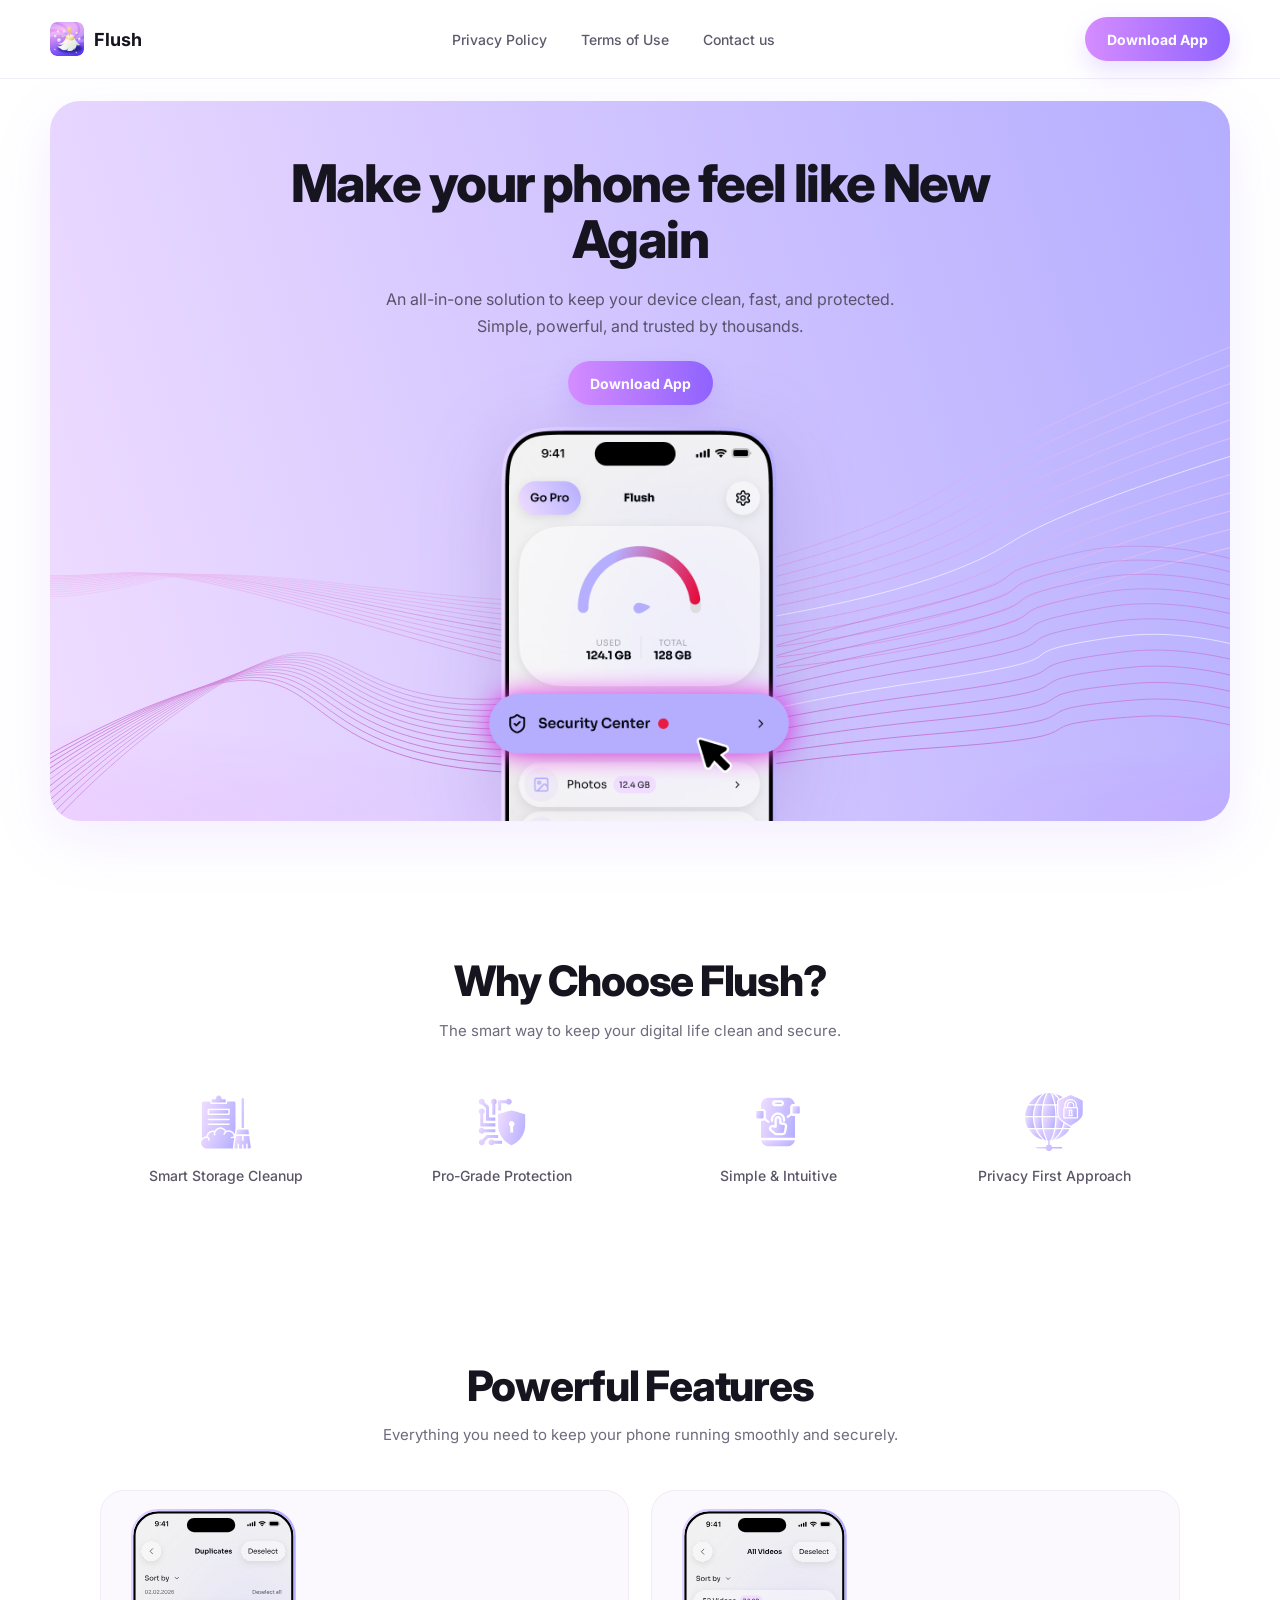
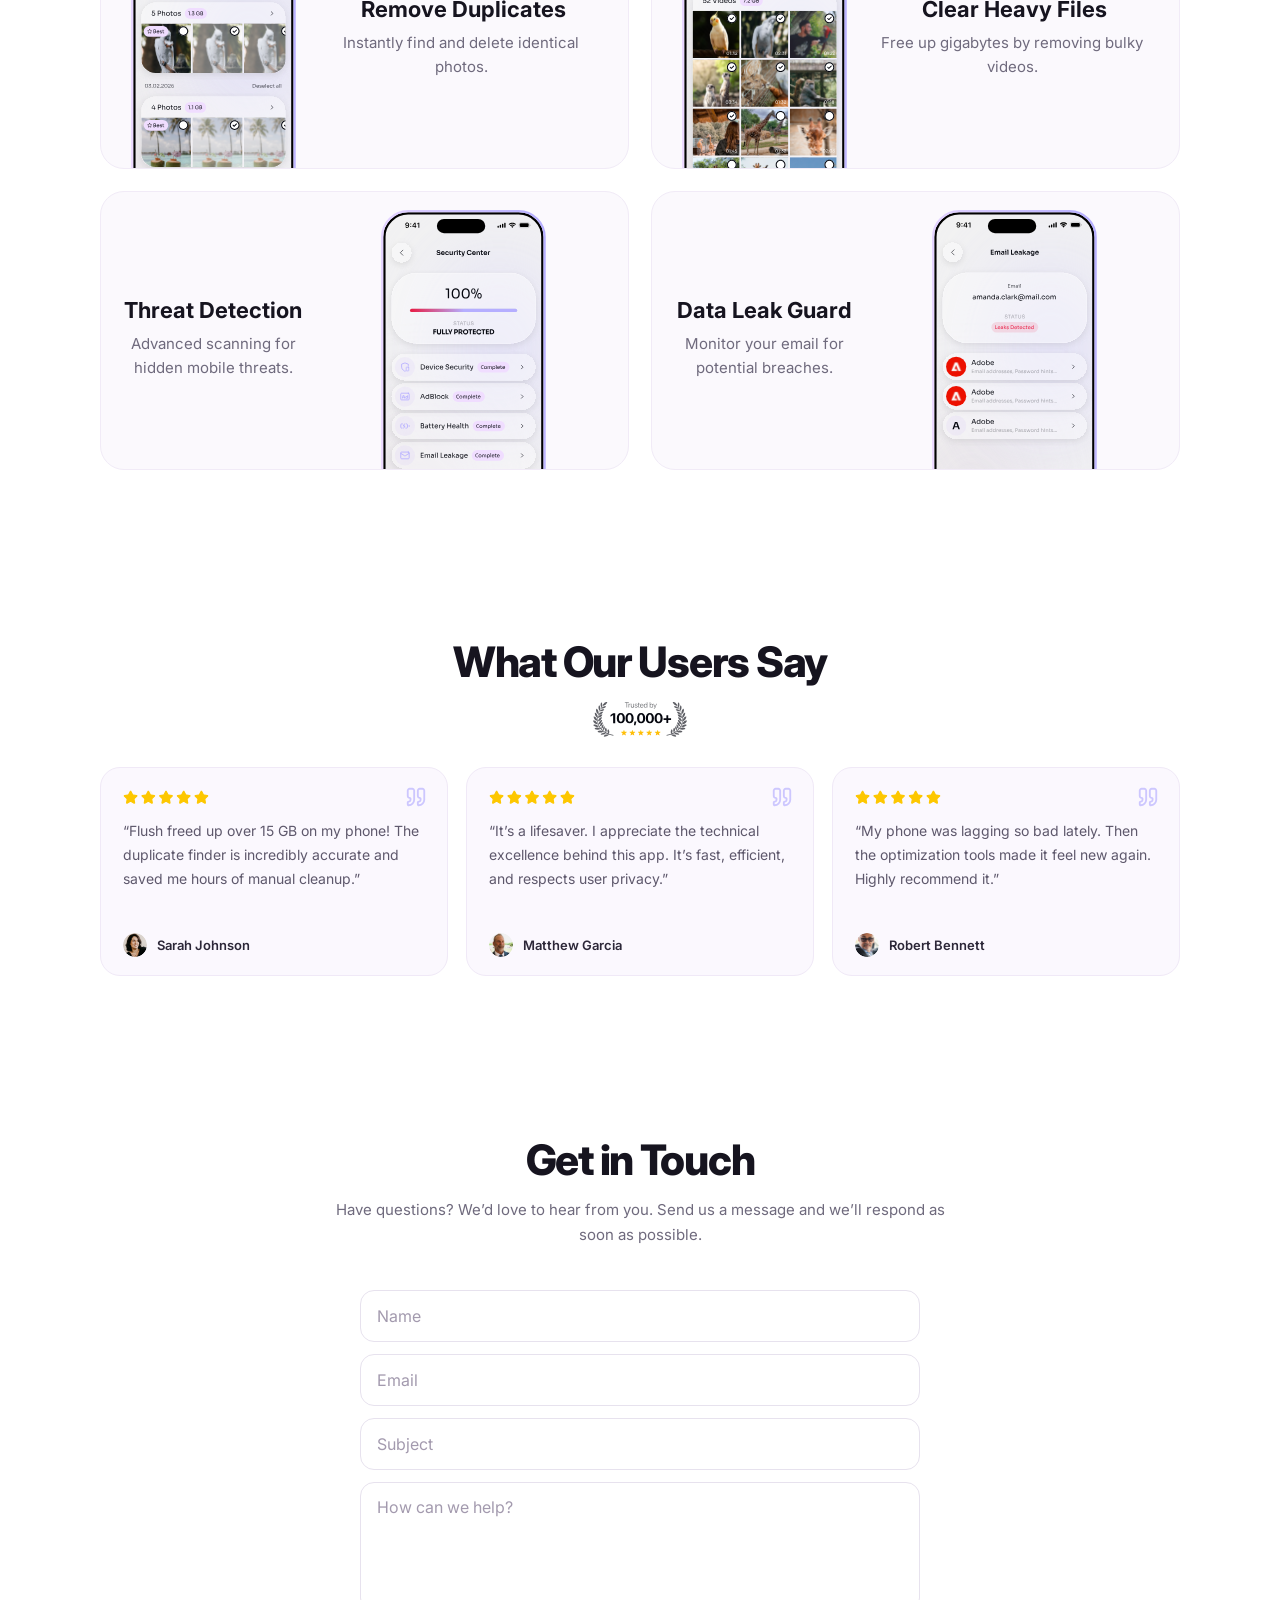
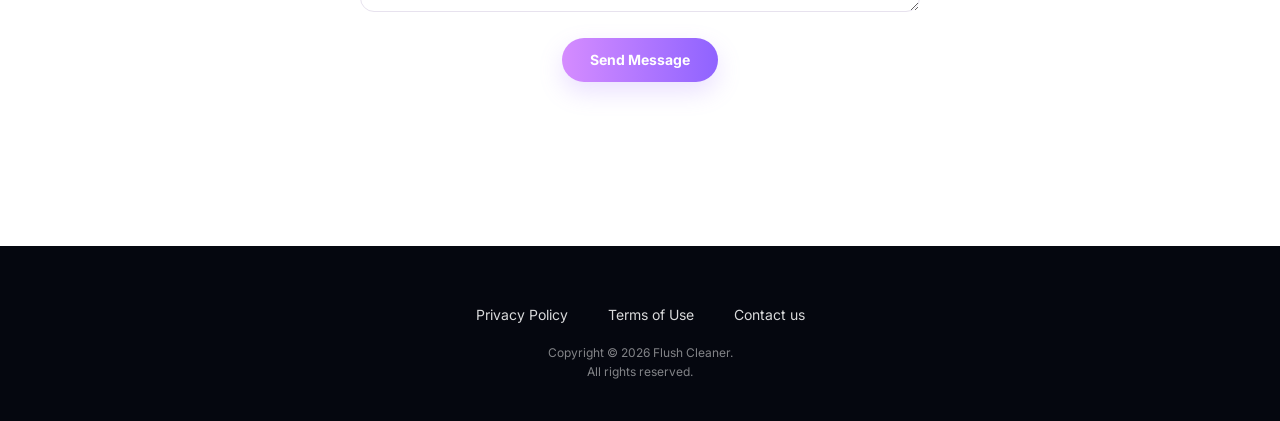
<file: index.html>
<!doctype html>
<html lang="en">

<head>
    <meta charset="UTF-8">
    <meta name="viewport" content="width=device-width, initial-scale=1.0" />
    <link rel="stylesheet" href="./css/style.css">
    <link rel="stylesheet" href="./css/terms-privacy.css">
    <link rel="preconnect" href="https://fonts.googleapis.com">
    <link rel="preconnect" href="https://fonts.gstatic.com" crossorigin>
    <link href="https://fonts.googleapis.com/css2?family=Inter:wght@400;500;600;700;800&display=swap" rel="stylesheet">
    <link rel="icon" type="image/png" href="assets/img/Flush_icon.svg">
    <title>Flush Cleaner</title>
</head>

<body>
  <header class="site-header">
    <div class="container">
      <div class="header-row">
        <a href="index.html" class="brand" aria-label="Flush home">
          <img src="./assets/img/Flush_icon.svg" alt="Flush logo">
          <span>Flush</span>
        </a>

        <nav class="nav" aria-label="Main navigation">
          <a href="privacy_policy_flush.html">Privacy Policy</a>
          <a href="terms_of_use_flush.html">Terms of Use</a>
          <a href="#contact">Contact us</a>
        </nav>

        <a class="btn btn-primary header-download" href="https://apps.apple.com/pl/app/flush-ai-cleaner-app/id6788093812">Download App</a>

        <button class="btn menu-toggle" id="menuToggle" aria-label="Open menu" aria-expanded="false">
          <span></span>
        </button>
      </div>
    </div>
  </header>
<div class="mobile-menu" id="mobileMenu">
  <div class="mobile-menu-inner">
    <div class="mobile-menu-top">
      <a href="index.html" class="mobile-brand" aria-label="Flush home">
        <img src="./assets/img/Flush_icon.svg" alt="Flush logo">
      </a>

      <button class="mobile-close" id="mobileClose" aria-label="Close menu">
        <span></span>
      </button>
    </div>

    <nav class="mobile-menu-nav">
      <a href="terms_of_use_flush.html">Terms Of Use</a>
      <a href="privacy_policy_flush.html">Privacy Policy</a>
      <a href="#contact">Contact us</a>
    </nav>

    <div class="mobile-menu-actions">
      <a class="btn btn-primary mobile-download" href="https://apps.apple.com/pl/app/flush-ai-cleaner-app/id6788093812">Download App</a>
      <a class="btn mobile-support" href="#contact">Support</a>
    </div>

  </div>
</div>
  <main>
    <section class="hero">
      <div class="container">
        <div class="hero-shell">
          <div class="hero-content">
            <h1 class="hero-title">Make your phone feel like New Again</h1>
            <p class="hero-text">An all-in-one solution to keep your device clean, fast, and protected. Simple, powerful, and trusted by thousands.</p>
            <a class="btn btn-primary" href="https://apps.apple.com/pl/app/flush-ai-cleaner-app/id6788093812">Download App</a>
          </div>

            <div class="hero-phone-wrap">
              <img class="hero-bg-lines" src="./assets/img/_preview.svg" alt="">
              <img class="hero-phone" src="./assets/img/Container_iPhone.png" alt="Flush app preview">
            </div>

          <div class="hero-lines" aria-hidden="true"></div>
        </div>
      </div>
    </section>

    <section class="section choose">
      <div class="container">
        <div class="section-head">
          <h2 class="section-title">Why Choose Flush?</h2>
          <p class="section-text">The smart way to keep your digital life clean and secure.</p>
        </div>

        <div class="benefits-grid">
          <article class="benefit">
            <img class="benefit-icon" src="./assets/img/data-cleanup.svg" alt="Storage cleanup icon">
            <h3 class="benefit-title">Smart Storage Cleanup</h3>
          </article>

          <article class="benefit">
            <img class="benefit-icon" src="./assets/img/cyber-security.svg" alt="Protection icon">
            <h3 class="benefit-title">Pro-Grade Protection</h3>
          </article>

          <article class="benefit">
            <img class="benefit-icon" src="./assets/img/user-experience.svg" alt="Intuitive icon">
            <h3 class="benefit-title">Simple &amp; Intuitive</h3>
          </article>

          <article class="benefit">
            <img class="benefit-icon" src="./assets/img/global-security.svg" alt="Privacy icon">
            <h3 class="benefit-title">Privacy First Approach</h3>
          </article>
        </div>
      </div>
    </section>

    <section class="section features">
      <div class="container">
        <div class="section-head">
          <h2 class="section-title">Powerful Features</h2>
          <p class="section-text">Everything you need to keep your phone running smoothly and securely.</p>
        </div>

        <div class="features-grid">
          <article class="feature-card">
            <img src="./assets/img/Duplicates_iPhone.svg" alt="Remove duplicates feature preview">
            <div>
              <h3 class="feature-title">Remove Duplicates</h3>
              <p class="feature-text">Instantly find and delete identical photos.</p>
            </div>
          </article>

          <article class="feature-card">
            <img src="./assets/img/Heavy_iPhone.svg" alt="Clear heavy files feature preview">
            <div>
              <h3 class="feature-title">Clear Heavy Files</h3>
              <p class="feature-text">Free up gigabytes by removing bulky videos.</p>
            </div>
          </article>

          <article class="feature-card">
            <div>
              <h3 class="feature-title">Threat Detection</h3>
              <p class="feature-text">Advanced scanning for hidden mobile threats.</p>
            </div>
              <img src="./assets/img/Detection_iPhone.svg" alt="Threat detection feature preview">
          </article>

          <article class="feature-card">
            <div>
              <h3 class="feature-title">Data Leak Guard</h3>
              <p class="feature-text">Monitor your email for potential breaches.</p>
            </div>
              <img src="./assets/img/Leak_iPhone.svg" alt="Data leak guard feature preview">
          </article>
        </div>
      </div>
    </section>

    <section class="section reviews">
      <div class="container">
        <div class="reviews-top">
          <h2 class="section-title">What Our Users Say</h2>
          <div class="reviews-badge">
            <img src="./assets/img/download.svg" alt="100000 plus downloads">
          </div>
        </div>

        <div class="reviews-grid">
          <article class="review-card">
            <img class="quote-mark" src="./assets/img/quotes_icon.svg" alt="">
            <img class="review-stars" src="./assets/img/stars.svg" alt="Five stars">
            <p class="review-text">“Flush freed up over 15 GB on my phone! The duplicate finder is incredibly accurate and saved me hours of manual cleanup.”</p>
            <div class="review-author">
              <img src="./assets/img/Sarah_Johnson.svg" alt="Sarah Johnson">
              <span>Sarah Johnson</span>
            </div>
          </article>

          <article class="review-card">
            <img class="quote-mark" src="./assets/img/quotes_icon.svg" alt="">
            <img class="review-stars" src="./assets/img/stars.svg" alt="Five stars">
            <p class="review-text">“It’s a lifesaver. I appreciate the technical excellence behind this app. It’s fast, efficient, and respects user privacy.”</p>
            <div class="review-author">
              <img src="./assets/img/Matthew_Garcia.svg" alt="Matthew Garcia">
              <span>Matthew Garcia</span>
            </div>
          </article>

          <article class="review-card">
            <img class="quote-mark" src="./assets/img/quotes_icon.svg" alt="">
            <img class="review-stars" src="./assets/img/stars.svg" alt="Five stars">
            <p class="review-text">“My phone was lagging so bad lately. Then the optimization tools made it feel new again. Highly recommend it.”</p>
            <div class="review-author">
              <img src="/assets/img/Robert_Bennett.svg" alt="Robert Bennett">
              <span>Robert Bennett</span>
            </div>
          </article>
        </div>
      </div>
    </section>

    <section class="section contact" id="contact">
      <div class="container">
        <div class="section-head">
          <h2 class="section-title">Get in Touch</h2>
          <p class="section-text">Have questions? We’d love to hear from you. Send us a message and we’ll respond as soon as possible.</p>
        </div>

        <form class="contact-form" action="https://api.web3forms.com/submit" method="POST">
          <input type="hidden" name="access_key" value="ba011fc7-4658-46e8-a16d-1c4b1adaffe5">
          <input class="field" type="text" name="name" placeholder="Name" required>
          <input class="field" type="email" name="email" placeholder="Email" required>
          <input class="field" type="text" name="subject" placeholder="Subject" required>
          <textarea class="field" name="message" placeholder="How can we help?" required></textarea>
          <button class="btn btn-primary contact-submit" type="submit">Send Message</button>
        </form>
      </div>
    </section>
  </main>

  <footer class="site-footer">
    <div class="container">
      <div class="footer-row">
        <div class="footer-spacer"></div>
        <nav class="footer-nav">
          <a href="privacy_policy_flush.html">Privacy Policy</a>
          <a href="terms_of_use_flush.html">Terms of Use</a>
          <a href="#contact">Contact us</a>
        </nav>
        <div class="footer-copy">
        Copyright © <script>document.write(new Date().getFullYear());</script> Flush Cleaner.<br class="year"> All rights reserved.
                </div>
      </div>
    </div>
  </footer>

<div class="modal" id="successModal">
  <div class="modal-content">
    <h3>Message sent!</h3>
    <p>Your message has been successfully sent.</p>
    <button id="modalOk" class="btn btn-primary">OK</button>
  </div>
</div>        

    <script src="https://code.jquery.com/jquery-3.7.1.js" integrity="sha256-eKhayi8LEQwp4NKxN+CfCh+3qOVUtJn3QNZ0TciWLP4=" crossorigin="anonymous"></script>
    <script src="https://web3forms.com/client/script.js" async defer></script>
    <script src="https://cdn.jsdelivr.net/npm/swiper@11/swiper-bundle.min.js"></script>
    <script src="js/main.js"></script>
</body>
</html>
</file>
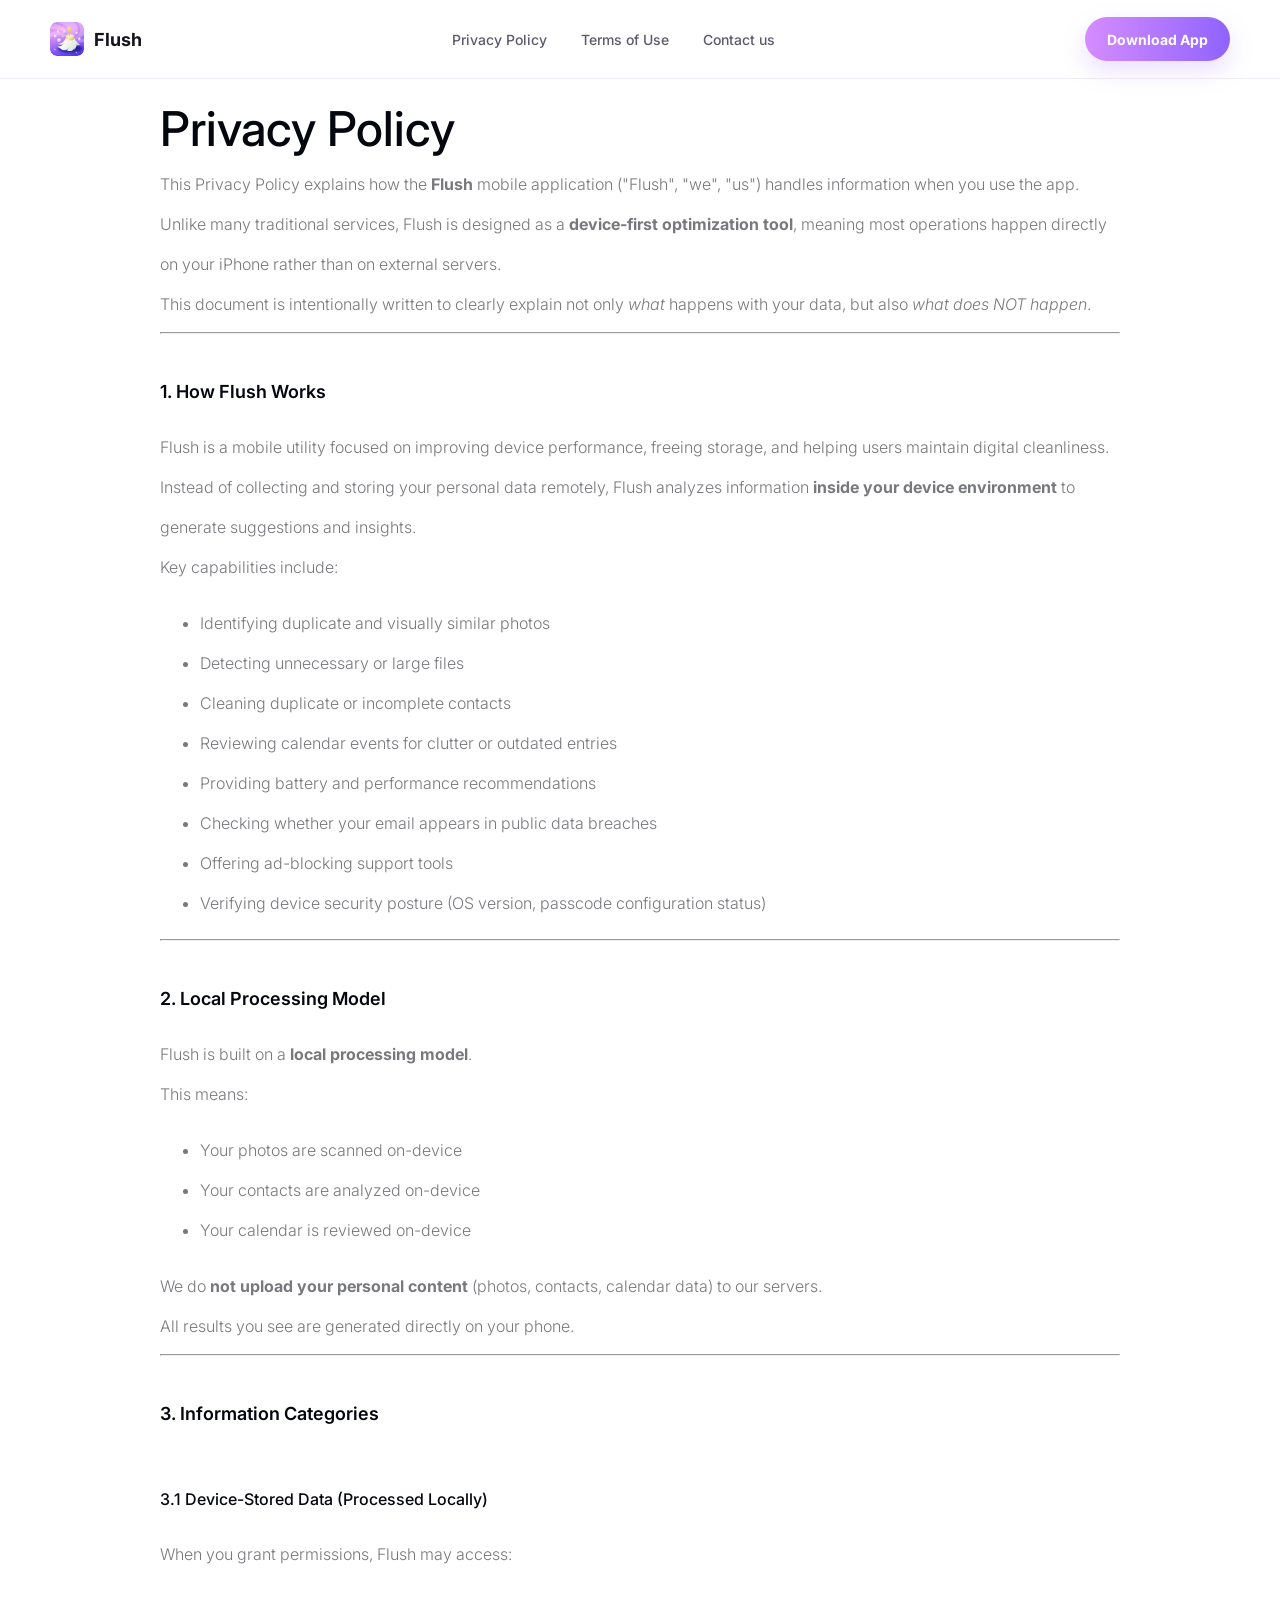
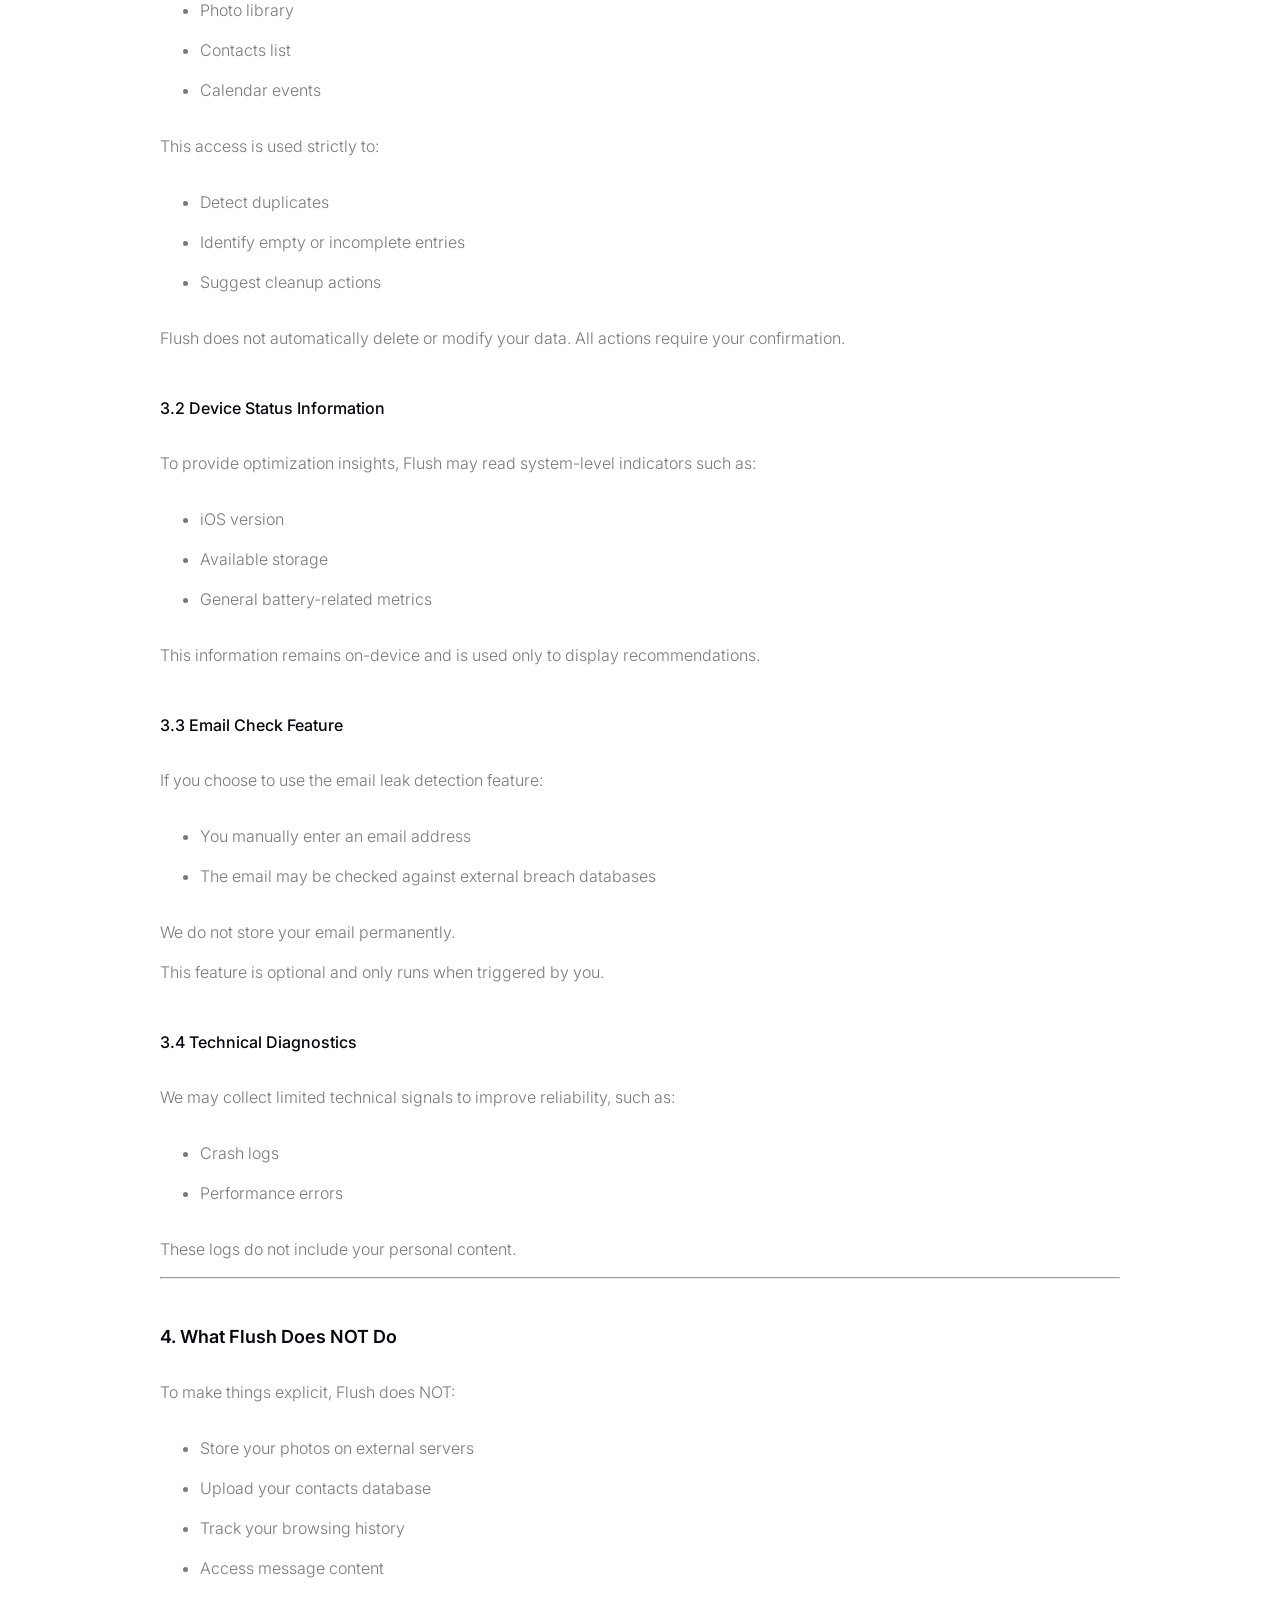
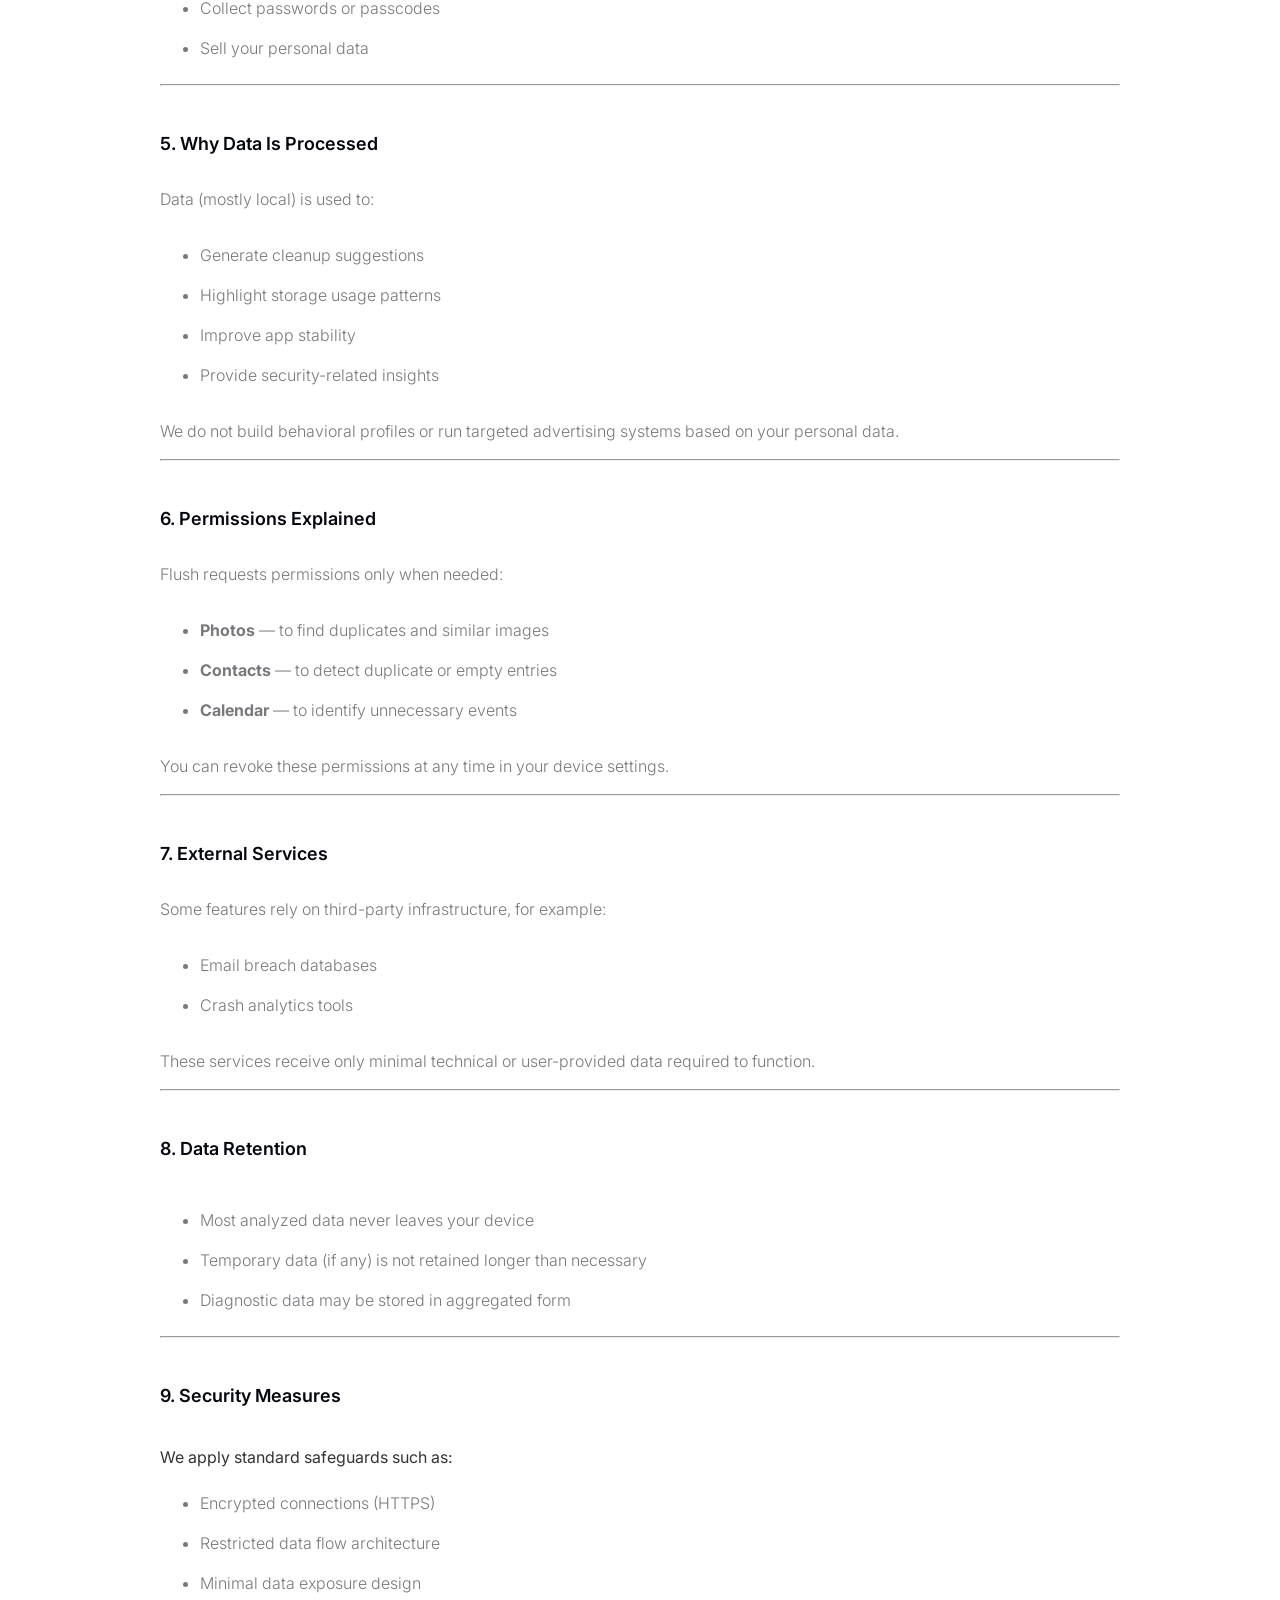
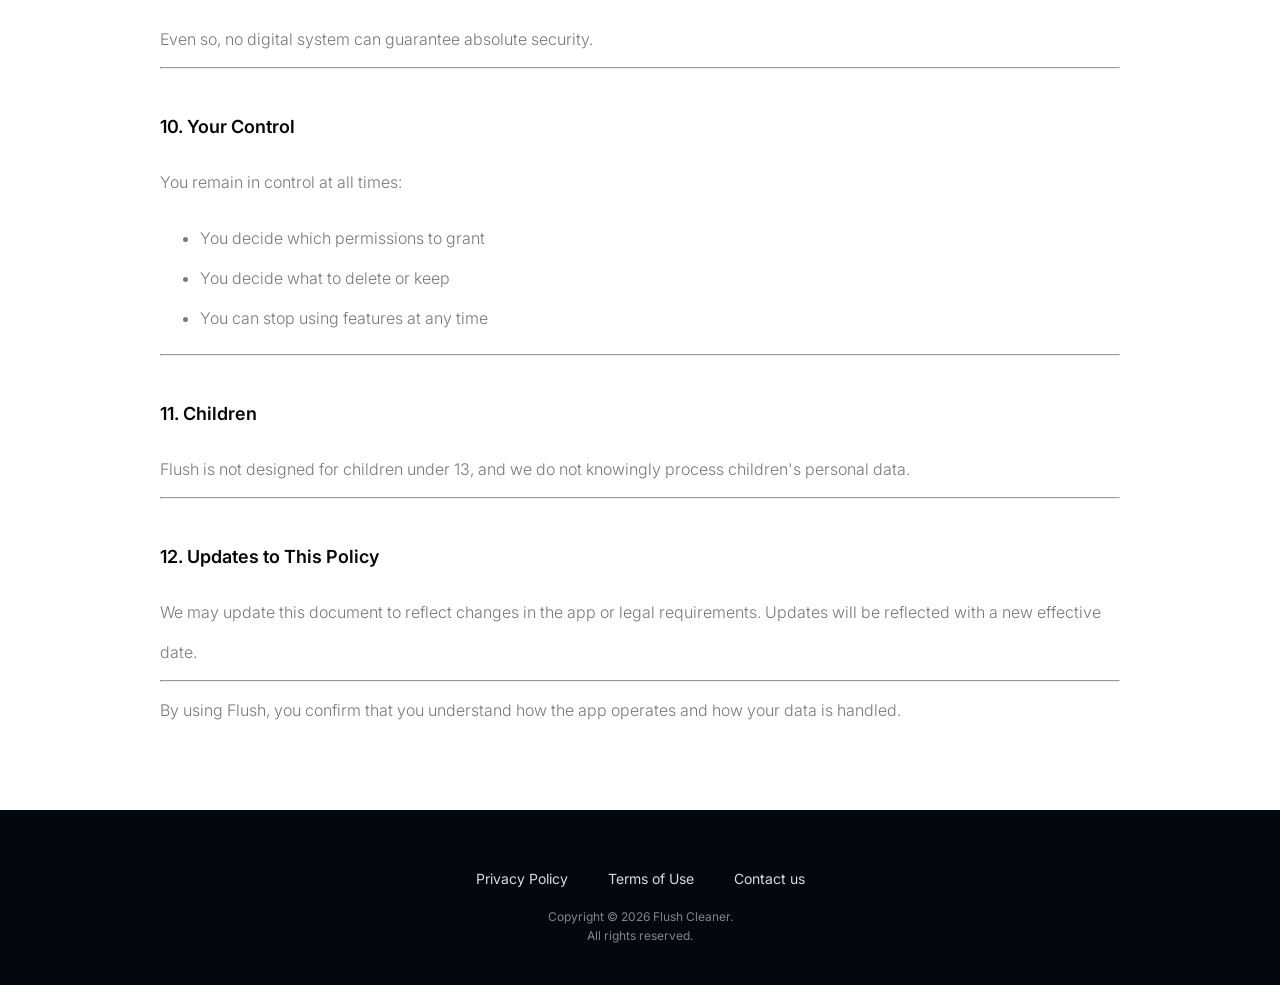
<file: privacy_policy_flush.html>
<!doctype html>
<html lang="en">

<head>
    <meta charset="UTF-8">
    <meta name="viewport" content="width=device-width, initial-scale=1.0" />
    <link rel="stylesheet" href="./css/style.css">
    <link rel="stylesheet" href="./css/terms-privacy.css">
    <link rel="preconnect" href="https://fonts.googleapis.com">
    <link rel="preconnect" href="https://fonts.gstatic.com" crossorigin>
    <link href="https://fonts.googleapis.com/css2?family=Inter:wght@400;500;600;700;800&display=swap" rel="stylesheet">
    <link rel="icon" type="image/png" href="assets/img/Flush_icon.svg">
    <title>Flush Cleaner</title>
</head>

<body>
  <header class="site-header">
    <div class="container">
      <div class="header-row">
        <a href="index.html" class="brand" aria-label="Flush home">
          <img src="./assets/img/Flush_icon.svg" alt="Flush logo">
          <span>Flush</span>
        </a>

        <nav class="nav" aria-label="Main navigation">
          <a href="privacy_policy_flush.html">Privacy Policy</a>
          <a href="terms_of_use_flush.html">Terms of Use</a>
          <a href="index.html#contact">Contact us</a>
        </nav>

        <a class="btn btn-primary header-download" href="https://apps.apple.com/pl/app/flush-ai-cleaner-app/id6788093812">Download App</a>

        <button class="btn menu-toggle" id="menuToggle" aria-label="Open menu" aria-expanded="false">
          <span></span>
        </button>
      </div>
    </div>
  </header>
<div class="mobile-menu" id="mobileMenu">
  <div class="mobile-menu-inner">
    <div class="mobile-menu-top">
      <a href="index.html" class="mobile-brand" aria-label="Flush home">
        <img src="./assets/img/Flush_icon.svg" alt="Flush logo">
      </a>

      <button class="mobile-close" id="mobileClose" aria-label="Close menu">
        <span></span>
      </button>
    </div>

    <nav class="mobile-menu-nav">
      <a href="terms_of_use_flush.html">Terms Of Use</a>
      <a href="privacy_policy_flush.html">Privacy Policy</a>
      <a href="index.html#contact">Contact us</a>
    </nav>

    <div class="mobile-menu-actions">
      <a class="btn btn-primary mobile-download" href="https://apps.apple.com/pl/app/flush-ai-cleaner-app/id6788093812">Download App</a>
      <a class="btn mobile-support" href="index.html#contact">Support</a>
    </div>

  </div>
</div>
  <main class="container_terms_privacy">
  <div>

  <h1 class="section_title_terms_privacy">Privacy Policy</h1>

  <p class="section_text_terms_privacy">
    This Privacy Policy explains how the <strong>Flush</strong> mobile application
    ("Flush", "we", "us") handles information when you use the app. Unlike many
    traditional services, Flush is designed as a <strong>device-first optimization tool</strong>,
    meaning most operations happen directly on your iPhone rather than on external servers.
  </p>

  <p class="section_text_terms_privacy">
    This document is intentionally written to clearly explain not only
    <em>what</em> happens with your data, but also <em>what does NOT happen</em>.
  </p>

  <hr/>

  <h2 class="section_subtitle_terms_privacy">1. How Flush Works</h2>
  <p class="section_text_terms_privacy">
    Flush is a mobile utility focused on improving device performance, freeing storage,
    and helping users maintain digital cleanliness.
  </p>

  <p class="section_text_terms_privacy">
    Instead of collecting and storing your personal data remotely, Flush analyzes
    information <strong>inside your device environment</strong> to generate suggestions and insights.
  </p>

  <p class="section_text_terms_privacy">Key capabilities include:</p>
  <ul>
    <li class="section_text_terms_privacy">Identifying duplicate and visually similar photos</li>
    <li class="section_text_terms_privacy">Detecting unnecessary or large files</li>
    <li class="section_text_terms_privacy">Cleaning duplicate or incomplete contacts</li>
    <li class="section_text_terms_privacy">Reviewing calendar events for clutter or outdated entries</li>
    <li class="section_text_terms_privacy">Providing battery and performance recommendations</li>
    <li class="section_text_terms_privacy">Checking whether your email appears in public data breaches</li>
    <li class="section_text_terms_privacy">Offering ad-blocking support tools</li>
    <li class="section_text_terms_privacy">Verifying device security posture (OS version, passcode configuration status)</li>
  </ul>

  <hr />

  <h2 class="section_subtitle_terms_privacy">2. Local Processing Model</h2>
  <p class="section_text_terms_privacy">
    Flush is built on a <strong>local processing model</strong>.
  </p>

  <p class="section_text_terms_privacy">This means:</p>
  <ul>
    <li class="section_text_terms_privacy">Your photos are scanned on-device</li>
    <li class="section_text_terms_privacy">Your contacts are analyzed on-device</li>
    <li class="section_text_terms_privacy">Your calendar is reviewed on-device</li>
  </ul>

  <p class="section_text_terms_privacy">
    We do <strong>not upload your personal content</strong> (photos, contacts, calendar data)
    to our servers.
  </p>

  <p class="section_text_terms_privacy">
    All results you see are generated directly on your phone.
  </p>

  <hr />

  <h2 class="section_subtitle_terms_privacy">3. Information Categories</h2>

  <h3 class="section_subtitle_terms_privacy_2">3.1 Device-Stored Data (Processed Locally)</h3>
  <p class="section_text_terms_privacy">
    When you grant permissions, Flush may access:
  </p>
  <ul>
    <li class="section_text_terms_privacy">Photo library</li>
    <li class="section_text_terms_privacy">Contacts list</li>
    <li class="section_text_terms_privacy">Calendar events</li>
  </ul>

  <p class="section_text_terms_privacy">This access is used strictly to:</p>
  <ul>
    <li class="section_text_terms_privacy">Detect duplicates</li>
    <li class="section_text_terms_privacy">Identify empty or incomplete entries</li>
    <li class="section_text_terms_privacy">Suggest cleanup actions</li>
  </ul>

  <p class="section_text_terms_privacy">
    Flush does not automatically delete or modify your data. All actions require your confirmation.
  </p>

  <h3 class="section_subtitle_terms_privacy_2">3.2 Device Status Information</h3>
  <p class="section_text_terms_privacy">
    To provide optimization insights, Flush may read system-level indicators such as:
  </p>
  <ul>
    <li class="section_text_terms_privacy">iOS version</li>
    <li class="section_text_terms_privacy">Available storage</li>
    <li class="section_text_terms_privacy">General battery-related metrics</li>
  </ul>

  <p class="section_text_terms_privacy">
    This information remains on-device and is used only to display recommendations.
  </p>

  <h3 class="section_subtitle_terms_privacy_2">3.3 Email Check Feature</h3>
  <p class="section_text_terms_privacy">
    If you choose to use the email leak detection feature:
  </p>
  <ul>
    <li class="section_text_terms_privacy">You manually enter an email address</li>
    <li class="section_text_terms_privacy">The email may be checked against external breach databases</li>
  </ul>

  <p class="section_text_terms_privacy">
    We do not store your email permanently.
  </p>

  <p class="section_text_terms_privacy">
    This feature is optional and only runs when triggered by you.
  </p>

  <h3 class="section_subtitle_terms_privacy_2">3.4 Technical Diagnostics</h3>
  <p class="section_text_terms_privacy">
    We may collect limited technical signals to improve reliability, such as:
  </p>
  <ul>
    <li class="section_text_terms_privacy">Crash logs</li>
    <li class="section_text_terms_privacy">Performance errors</li>
  </ul>

  <p class="section_text_terms_privacy">
    These logs do not include your personal content.
  </p>

  <hr />

  <h2 class="section_subtitle_terms_privacy">4. What Flush Does NOT Do</h2>
  <p class="section_text_terms_privacy">To make things explicit, Flush does NOT:</p>
  <ul>
    <li class="section_text_terms_privacy">Store your photos on external servers</li>
    <li class="section_text_terms_privacy">Upload your contacts database</li>
    <li class="section_text_terms_privacy">Track your browsing history</li>
    <li class="section_text_terms_privacy">Access message content</li>
    <li class="section_text_terms_privacy">Collect passwords or passcodes</li>
    <li class="section_text_terms_privacy">Sell your personal data</li>
  </ul>

  <hr />

  <h2 class="section_subtitle_terms_privacy">5. Why Data Is Processed</h2>
  <p class="section_text_terms_privacy">Data (mostly local) is used to:</p>
  <ul>
    <li class="section_text_terms_privacy">Generate cleanup suggestions</li>
    <li class="section_text_terms_privacy">Highlight storage usage patterns</li>
    <li class="section_text_terms_privacy">Improve app stability</li>
    <li class="section_text_terms_privacy">Provide security-related insights</li>
  </ul>

  <p class="section_text_terms_privacy">
    We do not build behavioral profiles or run targeted advertising systems based on your personal data.
  </p>

  <hr />

  <h2 class="section_subtitle_terms_privacy">6. Permissions Explained</h2>
  <p class="section_text_terms_privacy">Flush requests permissions only when needed:</p>
  <ul>
    <li class="section_text_terms_privacy"><strong>Photos</strong> — to find duplicates and similar images</li>
    <li class="section_text_terms_privacy"><strong>Contacts</strong> — to detect duplicate or empty entries</li>
    <li class="section_text_terms_privacy"><strong>Calendar</strong> — to identify unnecessary events</li>
  </ul>

  <p class="section_text_terms_privacy">
    You can revoke these permissions at any time in your device settings.
  </p>

  <hr />

  <h2 class="section_subtitle_terms_privacy">7. External Services</h2>
  <p class="section_text_terms_privacy">
    Some features rely on third-party infrastructure, for example:
  </p>
  <ul>
    <li class="section_text_terms_privacy">Email breach databases</li>
    <li class="section_text_terms_privacy">Crash analytics tools</li>
  </ul>

  <p class="section_text_terms_privacy">
    These services receive only minimal technical or user-provided data required to function.
  </p>

  <hr />

  <h2 class="section_subtitle_terms_privacy">8. Data Retention</h2>
  <ul>
    <li class="section_text_terms_privacy">Most analyzed data never leaves your device</li>
    <li class="section_text_terms_privacy">Temporary data (if any) is not retained longer than necessary</li>
    <li class="section_text_terms_privacy">Diagnostic data may be stored in aggregated form</li>
  </ul>

  <hr />

  <h2 class="section_subtitle_terms_privacy">9. Security Measures</h2>
  <p>We apply standard safeguards such as:</p>
  <ul>
    <li class="section_text_terms_privacy">Encrypted connections (HTTPS)</li>
    <li class="section_text_terms_privacy">Restricted data flow architecture</li>
    <li class="section_text_terms_privacy">Minimal data exposure design</li>
  </ul>

  <p class="section_text_terms_privacy">
    Even so, no digital system can guarantee absolute security.
  </p>

  <hr />

  <h2 class="section_subtitle_terms_privacy">10. Your Control</h2>
  <p class="section_text_terms_privacy">You remain in control at all times:</p>
  <ul>
    <li class="section_text_terms_privacy">You decide which permissions to grant</li>
    <li class="section_text_terms_privacy">You decide what to delete or keep</li>
    <li class="section_text_terms_privacy">You can stop using features at any time</li>
  </ul>

  <hr />

  <h2 class="section_subtitle_terms_privacy">11. Children</h2>
  <p class="section_text_terms_privacy">
    Flush is not designed for children under 13, and we do not knowingly process children's personal data.
  </p>

  <hr />

  <h2 class="section_subtitle_terms_privacy">12. Updates to This Policy</h2>
  <p class="section_text_terms_privacy">
    We may update this document to reflect changes in the app or legal requirements.
    Updates will be reflected with a new effective date.
  </p>

  <hr />

  <p class="section_text_terms_privacy">
    By using Flush, you confirm that you understand how the app operates and how your data is handled.
  </p>

  </div>
  </main>

  <footer class="site-footer">
    <div class="container">
      <div class="footer-row">
        <div class="footer-spacer"></div>
        <nav class="footer-nav">
          <a href="privacy_policy_flush.html">Privacy Policy</a>
          <a href="terms_of_use_flush.html">Terms of Use</a>
          <a href="index.html#contact">Contact us</a>
        </nav>
        <div class="footer-copy">
        Copyright © <script>document.write(new Date().getFullYear());</script> Flush Cleaner.<br class="year"> All rights reserved.
                </div>
      </div>
    </div>
  </footer>

<div class="modal" id="successModal">
  <div class="modal-content">
    <h3>Message sent!</h3>
    <p>Your message has been successfully sent.</p>
    <button id="modalOk" class="btn btn-primary">OK</button>
  </div>
</div>        

    <script src="https://code.jquery.com/jquery-3.7.1.js" integrity="sha256-eKhayi8LEQwp4NKxN+CfCh+3qOVUtJn3QNZ0TciWLP4=" crossorigin="anonymous"></script>
    <script src="https://web3forms.com/client/script.js" async defer></script>
    <script src="https://cdn.jsdelivr.net/npm/swiper@11/swiper-bundle.min.js"></script>
    <script src="js/main.js"></script>
</body>
</html>
</file>
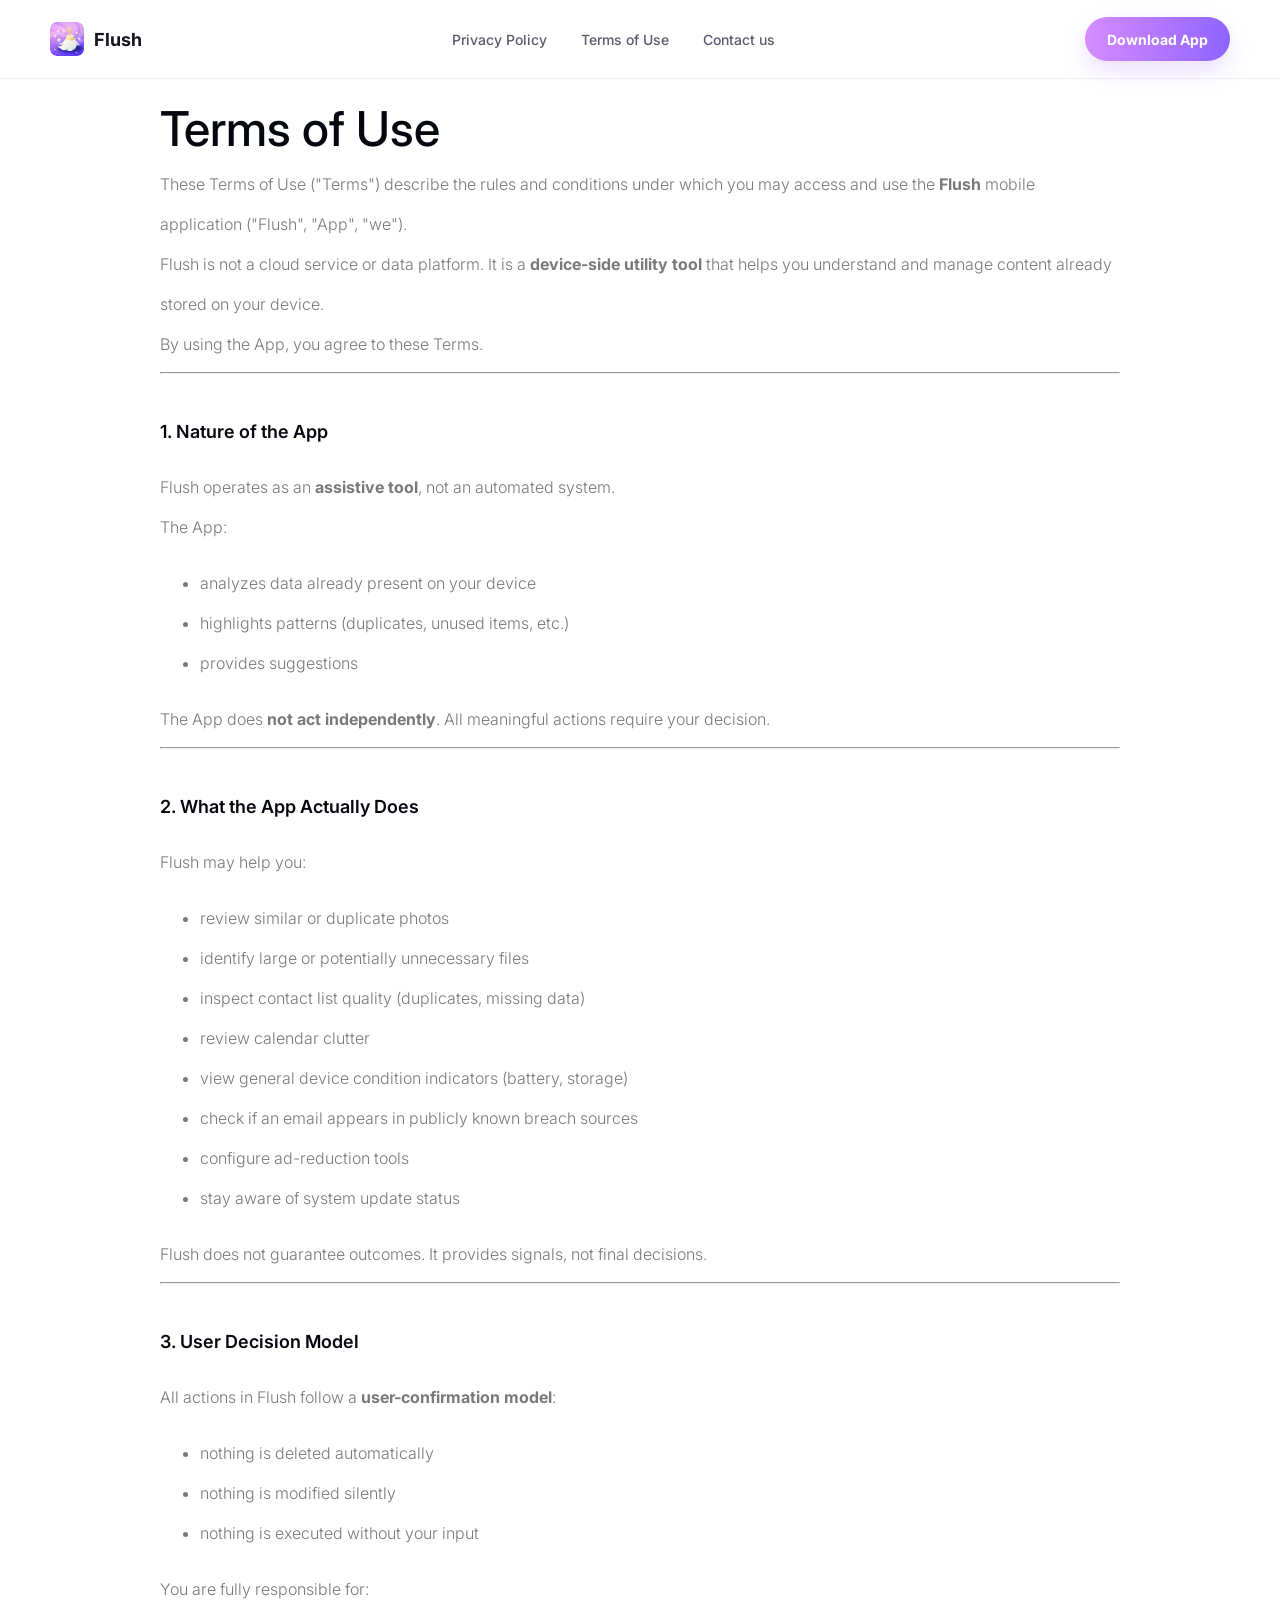
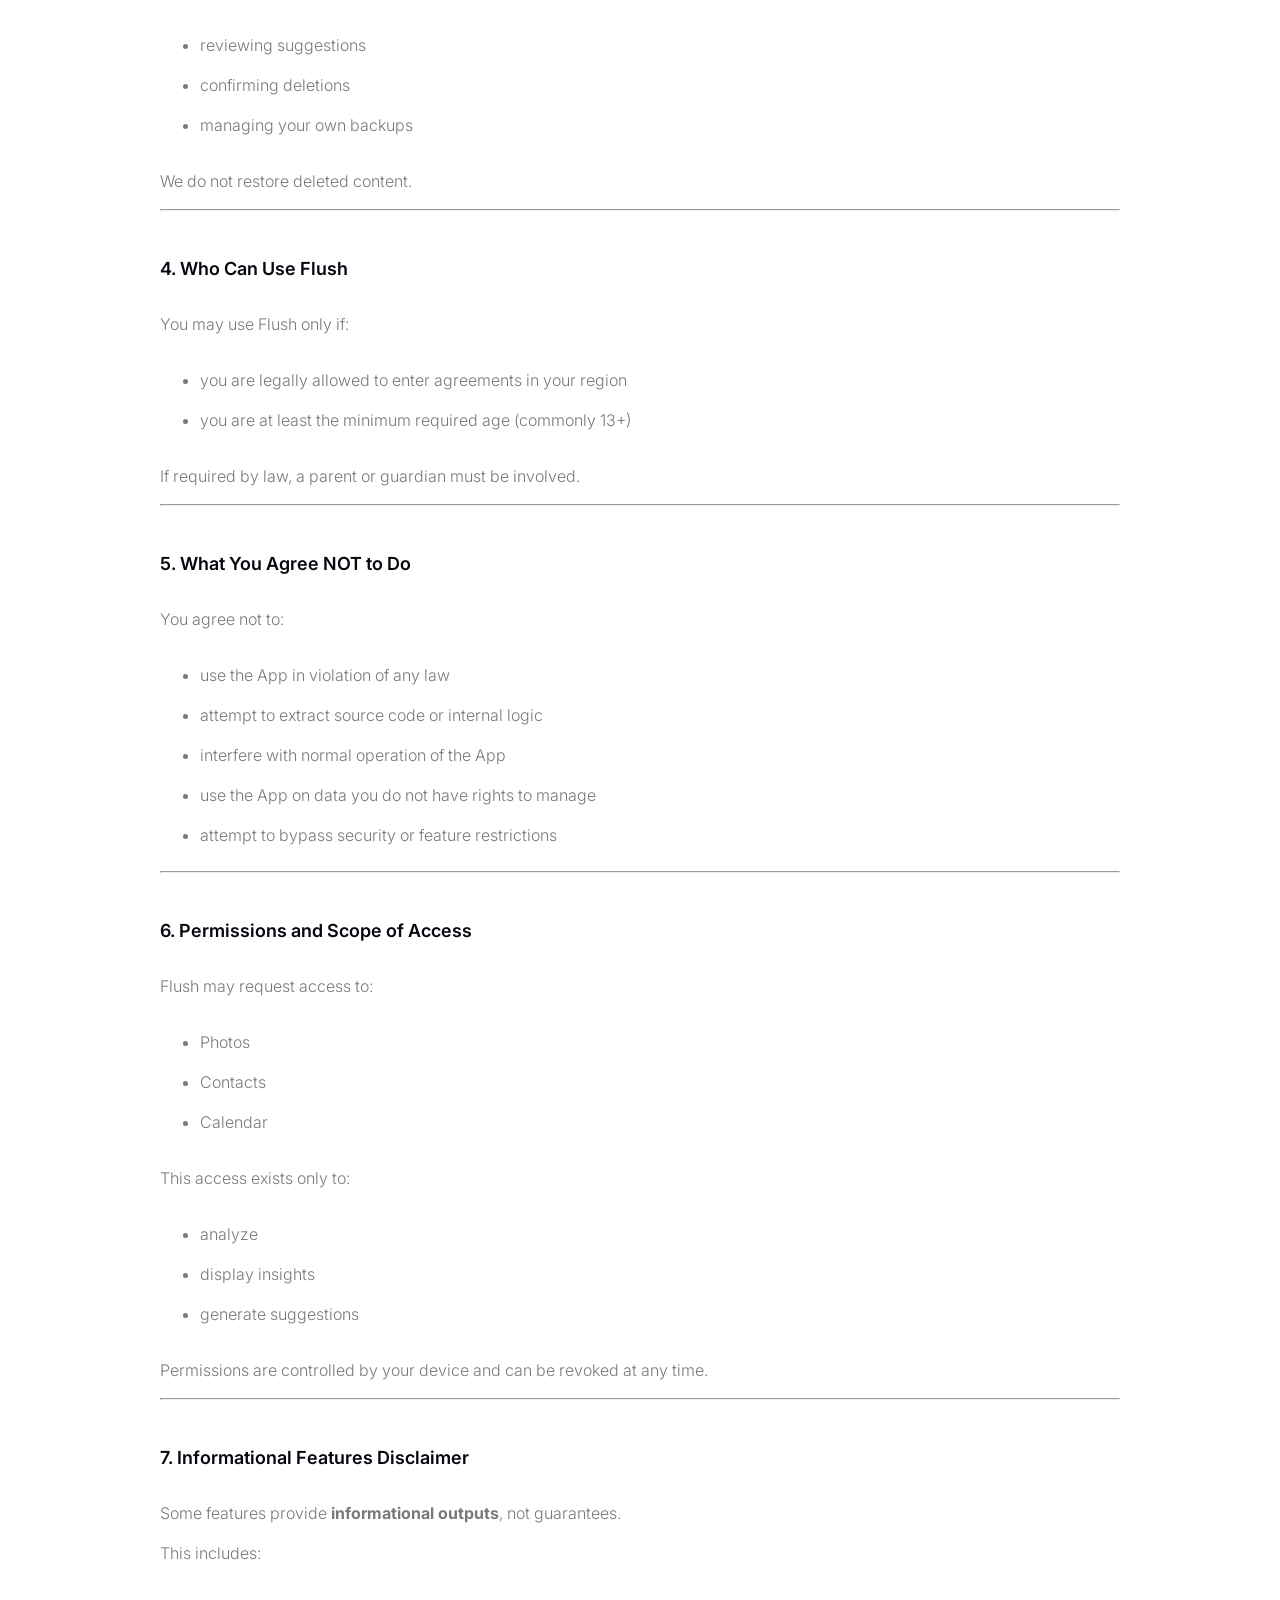
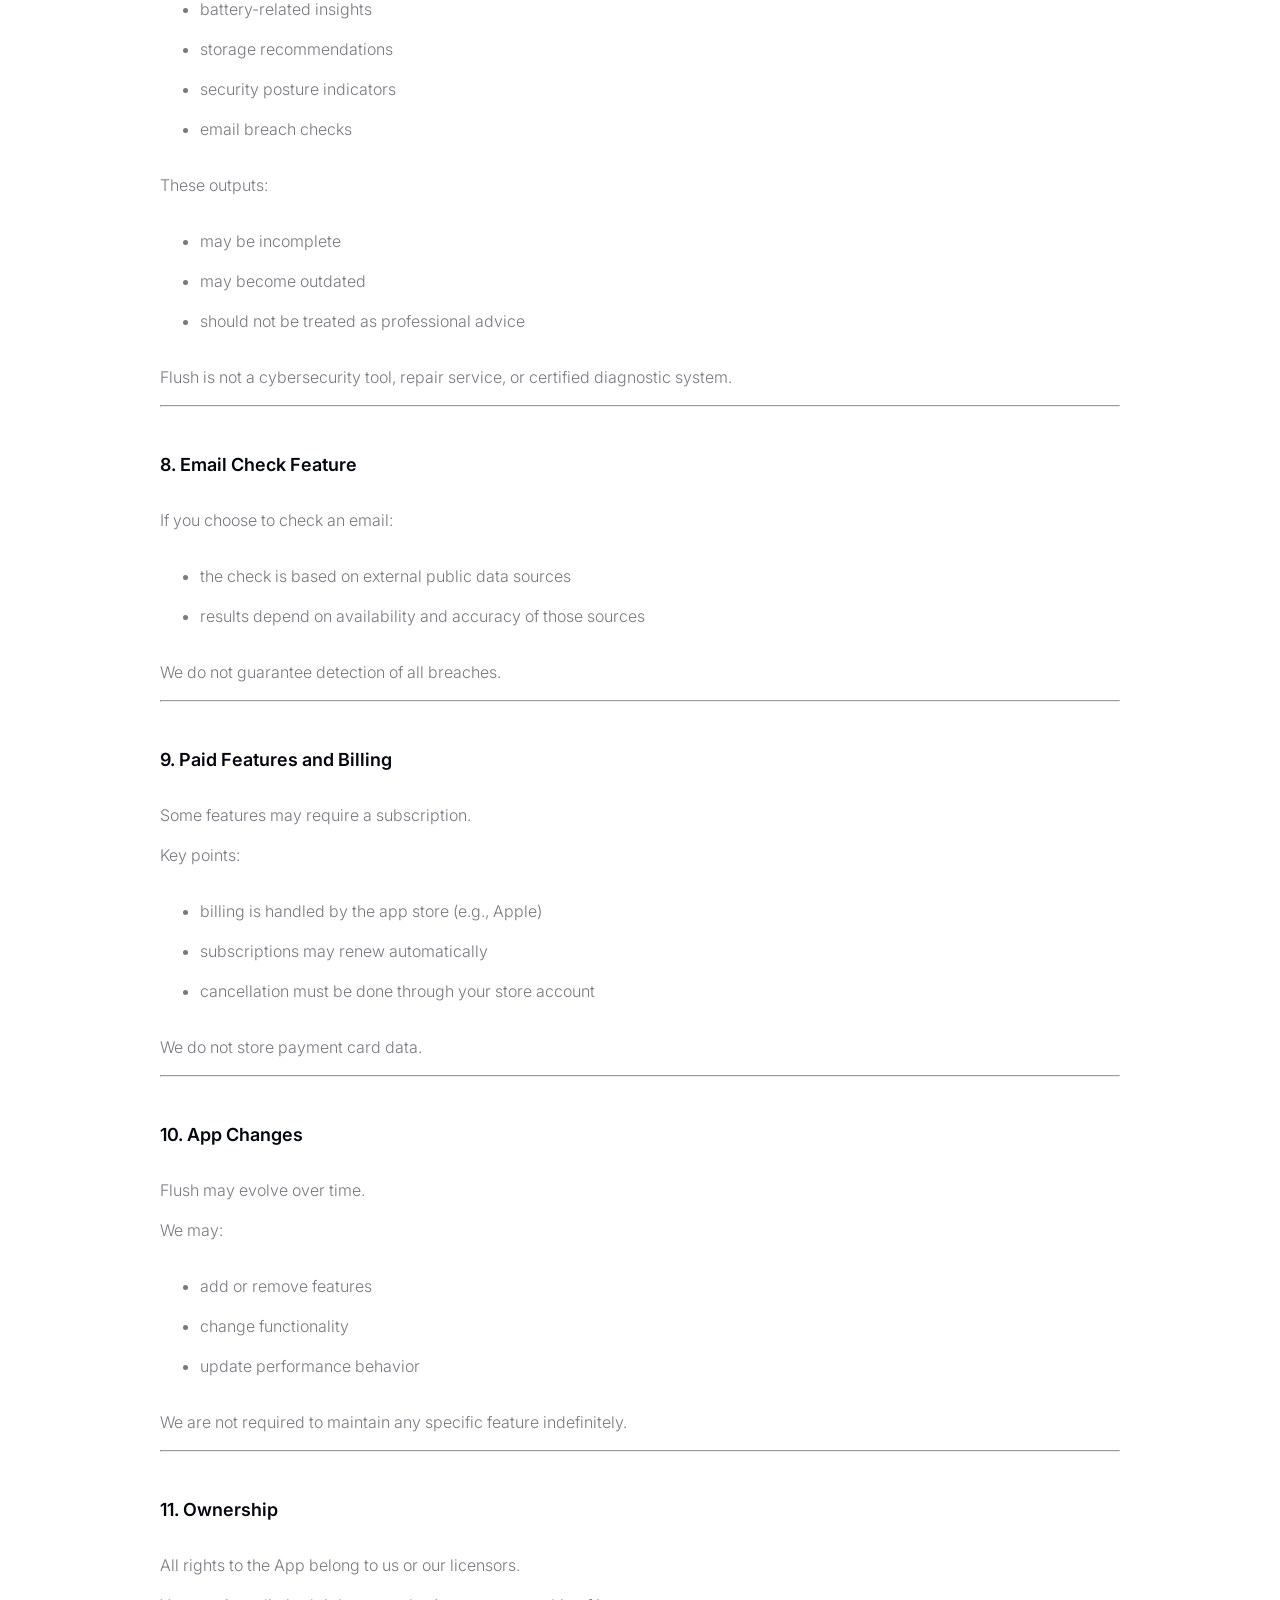
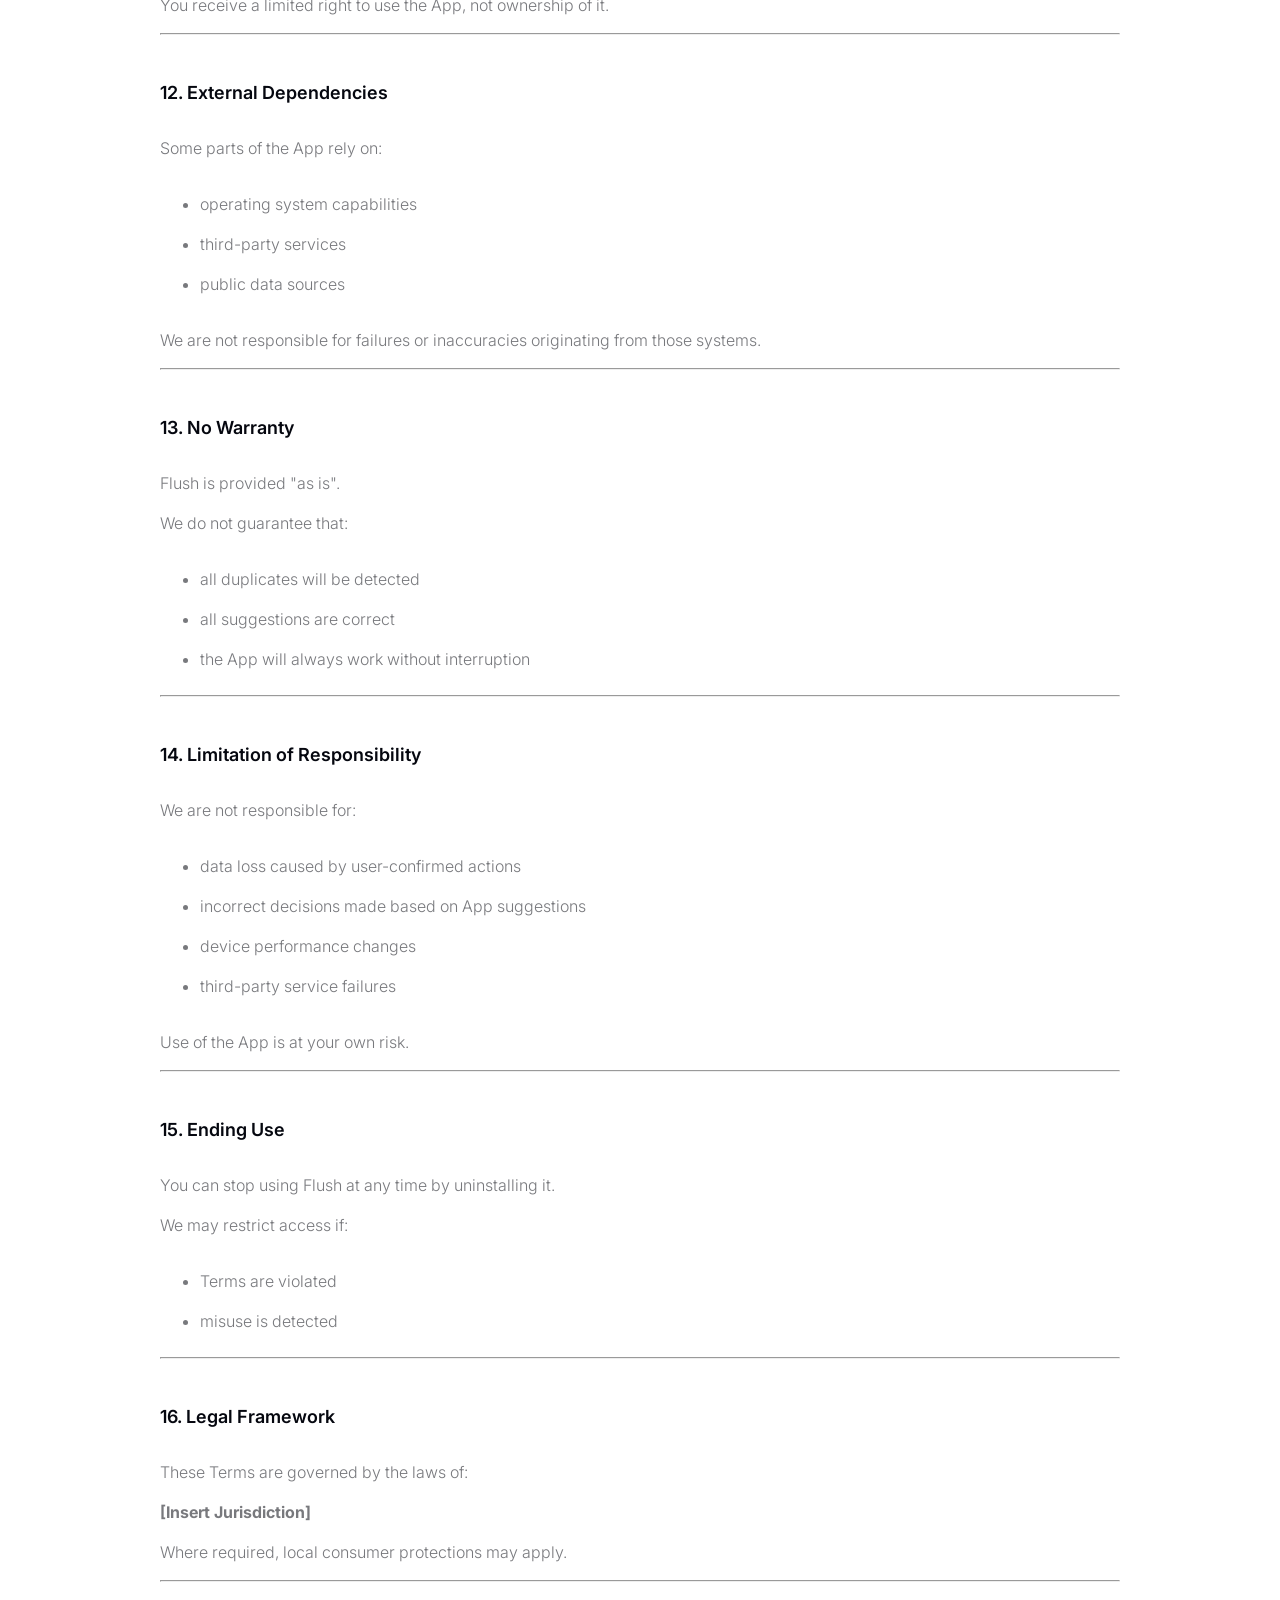
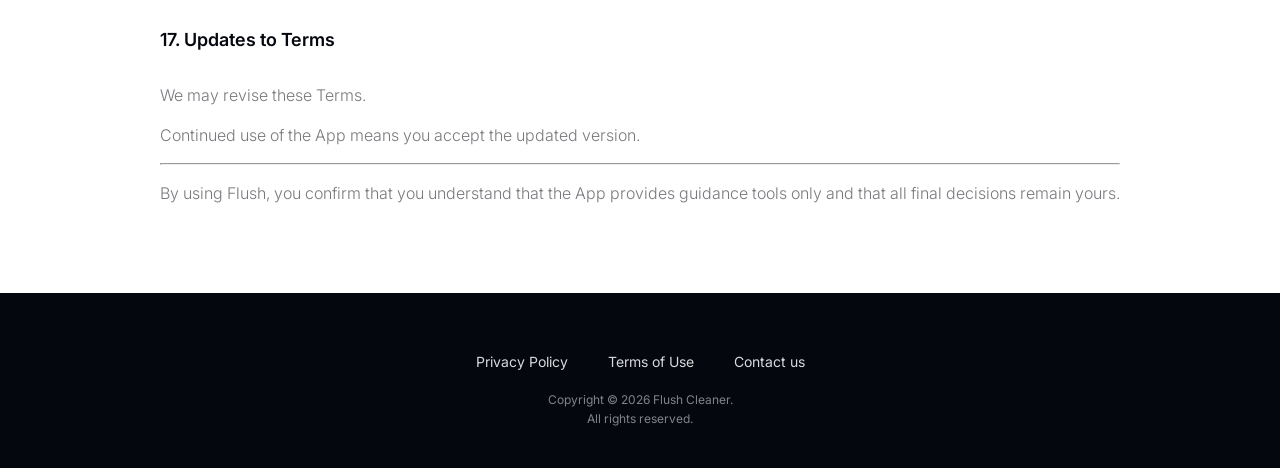
<file: terms_of_use_flush.html>
<!doctype html>
<html lang="en">

<head>
    <meta charset="UTF-8">
    <meta name="viewport" content="width=device-width, initial-scale=1.0" />
    <link rel="stylesheet" href="./css/style.css">
    <link rel="stylesheet" href="./css/terms-privacy.css">
    <link rel="preconnect" href="https://fonts.googleapis.com">
    <link rel="preconnect" href="https://fonts.gstatic.com" crossorigin>
    <link href="https://fonts.googleapis.com/css2?family=Inter:wght@400;500;600;700;800&display=swap" rel="stylesheet">
    <link rel="icon" type="image/png" href="assets/img/Flush_icon.svg">
    <title>Flush Cleaner</title>
</head>

<body>
  <header class="site-header">
    <div class="container">
      <div class="header-row">
        <a href="index.html" class="brand" aria-label="Flush home">
          <img src="./assets/img/Flush_icon.svg" alt="Flush logo">
          <span>Flush</span>
        </a>

        <nav class="nav" aria-label="Main navigation">
          <a href="privacy_policy_flush.html">Privacy Policy</a>
          <a href="terms_of_use_flush.html">Terms of Use</a>
          <a href="index.html#contact">Contact us</a>
        </nav>

        <a class="btn btn-primary header-download" href="https://apps.apple.com/pl/app/flush-ai-cleaner-app/id6788093812">Download App</a>

        <button class="btn menu-toggle" id="menuToggle" aria-label="Open menu" aria-expanded="false">
          <span></span>
        </button>
      </div>
    </div>
  </header>
<div class="mobile-menu" id="mobileMenu">
  <div class="mobile-menu-inner">
    <div class="mobile-menu-top">
      <a href="index.html" class="mobile-brand" aria-label="Flush home">
        <img src="./assets/img/Flush_icon.svg" alt="Flush logo">
      </a>

      <button class="mobile-close" id="mobileClose" aria-label="Close menu">
        <span></span>
      </button>
    </div>

    <nav class="mobile-menu-nav">
      <a href="terms-of-use.html">Terms Of Use</a>
      <a href="privacy_policy_flush.html">Privacy Policy</a>
      <a href="index.html#contact">Contact us</a>
    </nav>

    <div class="mobile-menu-actions">
      <a class="btn btn-primary mobile-download" href="https://apps.apple.com/pl/app/flush-ai-cleaner-app/id6788093812">Download App</a>
      <a class="btn mobile-support" href="index.html#contact">Support</a>
    </div>

  </div>
</div>
  <main class="container_terms_privacy">

  <h1 class="section_title_terms_privacy">Terms of Use</h1>


  <p class="section_text_terms_privacy">
    These Terms of Use ("Terms") describe the rules and conditions under which you may access
    and use the <strong>Flush</strong> mobile application ("Flush", "App", "we").
  </p>

  <p class="section_text_terms_privacy">
    Flush is not a cloud service or data platform. It is a
    <strong>device-side utility tool</strong> that helps you understand and manage content
    already stored on your device.
  </p>

  <p class="section_text_terms_privacy">By using the App, you agree to these Terms.</p>

  <hr />

  <h2 class="section_subtitle_terms_privacy">1. Nature of the App</h2>

  <p class="section_text_terms_privacy">
    Flush operates as an <strong>assistive tool</strong>, not an automated system.
  </p>

  <p class="section_text_terms_privacy">The App:</p>
  <ul>
    <li class="section_text_terms_privacy">analyzes data already present on your device</li>
    <li class="section_text_terms_privacy">highlights patterns (duplicates, unused items, etc.)</li>
    <li class="section_text_terms_privacy">provides suggestions</li>
  </ul>

  <p class="section_text_terms_privacy">
    The App does <strong>not act independently</strong>. All meaningful actions require your decision.
  </p>

  <hr />

  <h2 class="section_subtitle_terms_privacy">2. What the App Actually Does</h2>

  <p class="section_text_terms_privacy">Flush may help you:</p>
  <ul>
    <li class="section_text_terms_privacy">review similar or duplicate photos</li>
    <li class="section_text_terms_privacy">identify large or potentially unnecessary files</li>
    <li class="section_text_terms_privacy">inspect contact list quality (duplicates, missing data)</li>
    <li class="section_text_terms_privacy">review calendar clutter</li>
    <li class="section_text_terms_privacy">view general device condition indicators (battery, storage)</li>
    <li class="section_text_terms_privacy">check if an email appears in publicly known breach sources</li>
    <li class="section_text_terms_privacy">configure ad-reduction tools</li>
    <li class="section_text_terms_privacy">stay aware of system update status</li>
  </ul>

  <p class="section_text_terms_privacy">
    Flush does not guarantee outcomes. It provides signals, not final decisions.
  </p>

  <hr />

  <h2 class="section_subtitle_terms_privacy">3. User Decision Model</h2>

  <p class="section_text_terms_privacy">All actions in Flush follow a <strong>user-confirmation model</strong>:</p>
  <ul>
    <li class="section_text_terms_privacy">nothing is deleted automatically</li>
    <li class="section_text_terms_privacy">nothing is modified silently</li>
    <li class="section_text_terms_privacy">nothing is executed without your input</li>
  </ul>

  <p class="section_text_terms_privacy">You are fully responsible for:</p>
  <ul>
    <li class="section_text_terms_privacy">reviewing suggestions</li>
    <li class="section_text_terms_privacy">confirming deletions</li>
    <li class="section_text_terms_privacy">managing your own backups</li>
  </ul>

  <p class="section_text_terms_privacy">We do not restore deleted content.</p>

  <hr />

  <h2 class="section_subtitle_terms_privacy">4. Who Can Use Flush</h2>

  <p class="section_text_terms_privacy">You may use Flush only if:</p>
  <ul>
    <li class="section_text_terms_privacy">you are legally allowed to enter agreements in your region</li>
    <li class="section_text_terms_privacy">you are at least the minimum required age (commonly 13+)</li>
  </ul>

  <p class="section_text_terms_privacy">
    If required by law, a parent or guardian must be involved.
  </p>

  <hr />

  <h2 class="section_subtitle_terms_privacy">5. What You Agree NOT to Do</h2>

  <p class="section_text_terms_privacy">You agree not to:</p>
  <ul>
    <li class="section_text_terms_privacy">use the App in violation of any law</li>
    <li class="section_text_terms_privacy">attempt to extract source code or internal logic</li>
    <li class="section_text_terms_privacy">interfere with normal operation of the App</li>
    <li class="section_text_terms_privacy">use the App on data you do not have rights to manage</li>
    <li class="section_text_terms_privacy">attempt to bypass security or feature restrictions</li>
  </ul>

  <hr />

  <h2 class="section_subtitle_terms_privacy">6. Permissions and Scope of Access</h2>

  <p class="section_text_terms_privacy">Flush may request access to:</p>
  <ul>
    <li class="section_text_terms_privacy">Photos</li>
    <li class="section_text_terms_privacy">Contacts</li>
    <li class="section_text_terms_privacy">Calendar</li>
  </ul>

  <p class="section_text_terms_privacy">This access exists only to:</p>
  <ul>
    <li class="section_text_terms_privacy">analyze</li>
    <li class="section_text_terms_privacy">display insights</li>
    <li class="section_text_terms_privacy">generate suggestions</li>
  </ul>

  <p class="section_text_terms_privacy">
    Permissions are controlled by your device and can be revoked at any time.
  </p>

  <hr />

  <h2 class="section_subtitle_terms_privacy">7. Informational Features Disclaimer</h2>

  <p class="section_text_terms_privacy">
    Some features provide <strong>informational outputs</strong>, not guarantees.
  </p>

  <p class="section_text_terms_privacy">This includes:</p>
  <ul>
    <li class="section_text_terms_privacy">battery-related insights</li>
    <li class="section_text_terms_privacy">storage recommendations</li>
    <li class="section_text_terms_privacy">security posture indicators</li>
    <li class="section_text_terms_privacy">email breach checks</li>
  </ul>

  <p class="section_text_terms_privacy">These outputs:</p>
  <ul>
    <li class="section_text_terms_privacy">may be incomplete</li>
    <li class="section_text_terms_privacy">may become outdated</li>
    <li class="section_text_terms_privacy">should not be treated as professional advice</li>
  </ul>

  <p class="section_text_terms_privacy">
    Flush is not a cybersecurity tool, repair service, or certified diagnostic system.
  </p>

  <hr />

  <h2 class="section_subtitle_terms_privacy">8. Email Check Feature</h2>

  <p class="section_text_terms_privacy">If you choose to check an email:</p>
  <ul>
    <li class="section_text_terms_privacy">the check is based on external public data sources</li>
    <li class="section_text_terms_privacy">results depend on availability and accuracy of those sources</li>
  </ul>

  <p class="section_text_terms_privacy">We do not guarantee detection of all breaches.</p>

  <hr />

  <h2 class="section_subtitle_terms_privacy">9. Paid Features and Billing</h2>

  <p class="section_text_terms_privacy">Some features may require a subscription.</p>

  <p class="section_text_terms_privacy">Key points:</p>
  <ul>
    <li class="section_text_terms_privacy">billing is handled by the app store (e.g., Apple)</li>
    <li class="section_text_terms_privacy">subscriptions may renew automatically</li>
    <li class="section_text_terms_privacy">cancellation must be done through your store account</li>
  </ul>

  <p class="section_text_terms_privacy">We do not store payment card data.</p>

  <hr />

  <h2 class="section_subtitle_terms_privacy">10. App Changes</h2>

  <p class="section_text_terms_privacy">Flush may evolve over time.</p>

  <p class="section_text_terms_privacy">We may:</p>
  <ul>
    <li class="section_text_terms_privacy">add or remove features</li>
    <li class="section_text_terms_privacy">change functionality</li>
    <li class="section_text_terms_privacy">update performance behavior</li>
  </ul>

  <p class="section_text_terms_privacy">
    We are not required to maintain any specific feature indefinitely.
  </p>

  <hr />

  <h2 class="section_subtitle_terms_privacy">11. Ownership</h2>

  <p class="section_text_terms_privacy">
    All rights to the App belong to us or our licensors.
  </p>

  <p class="section_text_terms_privacy">
    You receive a limited right to use the App, not ownership of it.
  </p>

  <hr />

  <h2 class="section_subtitle_terms_privacy">12. External Dependencies</h2>

  <p class="section_text_terms_privacy">Some parts of the App rely on:</p>
  <ul>
    <li class="section_text_terms_privacy">operating system capabilities</li>
    <li class="section_text_terms_privacy">third-party services</li>
    <li class="section_text_terms_privacy">public data sources</li>
  </ul>

  <p class="section_text_terms_privacy">
    We are not responsible for failures or inaccuracies originating from those systems.
  </p>

  <hr />

  <h2 class="section_subtitle_terms_privacy">13. No Warranty</h2>

  <p class="section_text_terms_privacy">Flush is provided "as is".</p>

  <p class="section_text_terms_privacy">We do not guarantee that:</p>
  <ul>
    <li class="section_text_terms_privacy">all duplicates will be detected</li>
    <li class="section_text_terms_privacy">all suggestions are correct</li>
    <li class="section_text_terms_privacy">the App will always work without interruption</li>
  </ul>

  <hr />

  <h2 class="section_subtitle_terms_privacy">14. Limitation of Responsibility</h2>

  <p class="section_text_terms_privacy">We are not responsible for:</p>
  <ul>
    <li class="section_text_terms_privacy">data loss caused by user-confirmed actions</li>
    <li class="section_text_terms_privacy">incorrect decisions made based on App suggestions</li>
    <li class="section_text_terms_privacy">device performance changes</li>
    <li class="section_text_terms_privacy">third-party service failures</li>
  </ul>

  <p class="section_text_terms_privacy">Use of the App is at your own risk.</p>

  <hr />

  <h2 class="section_subtitle_terms_privacy">15. Ending Use</h2>

  <p class="section_text_terms_privacy">You can stop using Flush at any time by uninstalling it.</p>

  <p class="section_text_terms_privacy">We may restrict access if:</p>
  <ul>
    <li class="section_text_terms_privacy">Terms are violated</li>
    <li class="section_text_terms_privacy">misuse is detected</li>
  </ul>

  <hr />

  <h2 class="section_subtitle_terms_privacy">16. Legal Framework</h2>

  <p class="section_text_terms_privacy">These Terms are governed by the laws of:</p>
  <p class="section_text_terms_privacy"><strong>[Insert Jurisdiction]</strong></p>

  <p class="section_text_terms_privacy">Where required, local consumer protections may apply.</p>

  <hr />

  <h2 class="section_subtitle_terms_privacy">17. Updates to Terms</h2>

  <p class="section_text_terms_privacy">We may revise these Terms.</p>

  <p class="section_text_terms_privacy">
    Continued use of the App means you accept the updated version.
  </p>

  <hr />

  <p class="section_text_terms_privacy">
    By using Flush, you confirm that you understand that the App provides guidance tools only
    and that all final decisions remain yours.
  </p>

  </main>

  <footer class="site-footer">
    <div class="container">
      <div class="footer-row">
        <div class="footer-spacer"></div>
        <nav class="footer-nav">
          <a href="privacy_policy_flush.html">Privacy Policy</a>
          <a href="terms_of_use_flush.html">Terms of Use</a>
          <a href="index.html#contact">Contact us</a>
        </nav>
        <div class="footer-copy">
        Copyright © <script>document.write(new Date().getFullYear());</script> Flush Cleaner.<br class="year"> All rights reserved.
                </div>
      </div>
    </div>
  </footer>

<div class="modal" id="successModal">
  <div class="modal-content">
    <h3>Message sent!</h3>
    <p>Your message has been successfully sent.</p>
    <button id="modalOk" class="btn btn-primary">OK</button>
  </div>
</div>        

    <script src="https://code.jquery.com/jquery-3.7.1.js" integrity="sha256-eKhayi8LEQwp4NKxN+CfCh+3qOVUtJn3QNZ0TciWLP4=" crossorigin="anonymous"></script>
    <script src="https://web3forms.com/client/script.js" async defer></script>
    <script src="https://cdn.jsdelivr.net/npm/swiper@11/swiper-bundle.min.js"></script>
    <script src="js/main.js"></script>
</body>
</html>
</file>
<file: css/style.css>
@import "../assets/font/stylesheet.css";


    :root {
      --bg: #ffffff;
      --text: #16141f;
      --muted: #6f6a7d;
      --line: #ece7f4;
      --panel: #faf8fd;
      --hero-1: #dbc7ff;
      --hero-2: #f2dcff;
      --hero-3: #f3e6ff;
      --primary: linear-gradient(90deg, #d58cff 0%, #8f63ff 100%);
      --primary-solid: #9a6cff;
      --shadow: 0 18px 60px rgba(155, 114, 255, 0.12);
      --radius-xl: 28px;
      --radius-lg: 22px;
      --radius-md: 18px;
      --container: 1180px;
    }

    * { box-sizing: border-box; }
    html { scroll-behavior: smooth; }
    body {
      margin: 0;
      font-family: 'Inter', sans-serif;
      color: var(--text);
      background: var(--bg);
    }

    img { max-width: 100%; display: block; }
    a { color: inherit; text-decoration: none; }
    button, input, textarea { font: inherit; }

    .container {
      width: min(var(--container), calc(100% - 32px));
      margin: 0 auto;
    }

    .site-header {
      position: sticky;
      top: 0;
      z-index: 50;
      background: rgba(255,255,255,0.9);
      backdrop-filter: blur(14px);
      border-bottom: 1px solid rgba(236, 231, 244, 0.7);
    }

    .header-row {
      min-height: 78px;
      display: flex;
      align-items: center;
      justify-content: space-between;
      gap: 24px;
    }

    .brand {
      display: inline-flex;
      align-items: center;
      gap: 10px;
      font-weight: 700;
      font-size: 18px;
    }

    .brand img {
      width: 34px;
      height: 34px;
    }

    .nav {
      display: flex;
      align-items: center;
      gap: 34px;
      color: #5e596c;
      font-size: 14px;
      font-weight: 500;
    }

    .nav a:hover { color: var(--text); }

    .btn {
      border: 0;
      border-radius: 999px;
      cursor: pointer;
      transition: transform .2s ease, opacity .2s ease;
      display: inline-flex;
      align-items: center;
      justify-content: center;
      text-align: center;
    }

    .btn:hover { transform: translateY(-1px); }

    .btn-primary {
      min-height: 44px;
      padding: 0 22px;
      color: #fff;
      background: var(--primary);
      font-size: 14px;
      font-weight: 700;
      box-shadow: 0 10px 24px rgba(158, 113, 255, 0.22);
    }

    .menu-toggle {
  display: none;
  width: 44px;
  height: 44px;
  background: transparent;
  border-radius: 14px;
  padding: 0;
}

.menu-toggle span,
.menu-toggle span::before,
.menu-toggle span::after {
  width: 24px;
  height: 3px;
  background: #4b26c9;
  border-radius: 999px;
  display: block;
  position: relative;
  content: "";
}

.menu-toggle span::before { top: -7px; position: absolute; }
.menu-toggle span::after { top: 7px; position: absolute; }

.mobile-menu {
  position: fixed;

  top: 0;
  left: 0;
  right: 0;

  height: 60vh; 

  z-index: 999;
  background: #ffffff;

  transform: translateY(-100%);
  transition: transform 0.3s ease;

  overflow-y: auto;
  border-bottom-left-radius: 24px;
  border-bottom-right-radius: 24px;
}

.mobile-menu.open {
  transform: translateY(0);
}

.mobile-menu-inner {
  position: relative;
  min-height: 100%;
  padding: 18px 16px 0;
  display: flex;
  flex-direction: column;
}

.mobile-menu-top {
  display: flex;
  align-items: center;
  justify-content: space-between;
  margin-bottom: 34px;
}

.mobile-brand img {
  width: 40px;
  height: 40px;
}

.mobile-close {
  width: 40px;
  height: 40px;
  border: 0;
  background: transparent;
  position: relative;
  cursor: pointer;
}

.mobile-close span,
.mobile-close span::before {
  content: "";
  position: absolute;
  top: 50%;
  left: 50%;
  width: 26px;
  height: 3px;
  border-radius: 999px;
  background: #4b26c9;
  transform-origin: center;
}

.mobile-close span {
  transform: translate(-50%, -50%) rotate(45deg);
}

.mobile-close span::before {
  transform: translate(-50%, -50%) rotate(-90deg);
}

.mobile-menu-nav {
  display: flex;
  flex-direction: column;
  gap: 28px;
  margin-bottom: 28px;
}

.mobile-menu-nav a {
  font-size: 18px;
  line-height: 1.35;
  font-weight: 500;
  color: #15141f;
}

.mobile-menu-actions {
  display: flex;
  flex-direction: column;
  gap: 12px;
  margin-bottom: 32px;
}

.mobile-download {
  width: 100%;
  min-height: 48px;
  font-size: 16px;
}

.mobile-support {
  width: 100%;
  min-height: 48px;
  border-radius: 999px;
  border: 1.5px solid #c8b3ff;
  color: #4b26c9;
  background: #fff;
  font-size: 16px;
  font-weight: 700;
}

.mobile-menu-preview {
  position: relative;
  margin-top: auto;
  height: 370px;
  border-radius: 0;
  overflow: hidden;
  background: linear-gradient(253.43deg, #B5AEFF 0%, #F0DDFF 100%);
}

.mobile-preview-lines {
  position: absolute;
  left: 50%;
  bottom: 0;
  width: 140%;
  max-width: none;
  transform: translateX(-50%);
  z-index: 1;
  opacity: 0.9;
}

.mobile-preview-phone {
  position: absolute;
  left: 50%;
  bottom: -8px;
  transform: translateX(-50%);
  width: 255px;
  z-index: 2;
}

.mobile-preview-card {
  position: absolute;
  left: 50%;
  bottom: 38px;
  transform: translateX(-50%);
  min-width: 240px;
  padding: 14px 18px;
  border-radius: 18px;
  background: linear-gradient(90deg, rgba(232,190,255,0.96), rgba(190,153,255,0.98));
  box-shadow: 0 16px 36px rgba(151, 93, 255, 0.22);
  color: #231936;
  font-size: 14px;
  font-weight: 600;
  z-index: 3;
  text-align: center;
}

body.menu-open {
  overflow: hidden;
}

@media (min-width: 781px) {
  .mobile-menu {
    display: none !important;
  }
}

@media (max-width: 780px) {
  .nav,
  .header-download {
    display: none;
  }

  .menu-toggle {
    display: inline-flex;
    align-items: center;
    justify-content: center;
  }
}
    .hero {
      padding: 22px 0 52px;
    }

    .hero-shell {
      position: relative;
      overflow: hidden;
      border-radius: 30px;

      background: linear-gradient(253.43deg, #B5AEFF 0%, #F0DDFF 100%);

      min-height: 720px;
      padding: 55px 32px 0;
      box-shadow: var(--shadow);
    }

    .hero-shell::before,
    .hero-shell::after {
      content: "";
      position: absolute;
      inset: auto -10% 0 -10%;
      height: 44%;
      background-repeat: no-repeat;
      background-size: cover;
      pointer-events: none;
    }

    .hero-shell::before {
      background-image:
        radial-gradient(120% 90% at 0% 100%, rgba(214, 127, 255, 0.18) 0%, transparent 38%),
        radial-gradient(100% 80% at 100% 100%, rgba(206, 99, 255, 0.16) 0%, transparent 32%);
      opacity: .9;
    }


    .hero-content {
      position: relative;
      z-index: 1;
      max-width: 760px;
      margin: 0 auto;
      text-align: center;
    }

    .hero-title {
      margin: 0;
      font-size: clamp(34px, 6vw, 52px);
      line-height: 1.08;
      letter-spacing: -0.03em;
      font-weight: 800;
    }

    .hero-text {
      max-width: 560px;
      margin: 18px auto 22px;
      font-size: 16px;
      line-height: 1.65;
      color: #5a536a;
    }

    .hero-phone-wrap {
      position: relative;
      z-index: 0;
      width: 100%;
      display: flex;
      justify-content: center;
      margin-top: 22px;
    }

    .hero-bg-lines {
      position: absolute;
      bottom: 0;
      width: 106%;
      max-width: none;
      z-index: 1;
      opacity: 0.9;
    }    

    .hero-phone {
      width: min(360px, 82vw);
      filter: drop-shadow(0 14px 40px rgba(77, 43, 138, 0.18));
      z-index: 2;
    }

    .hero-card {
      position: absolute;
      left: 50%;
      bottom: 72px;
      transform: translateX(-50%);
      display: inline-flex;
      align-items: center;
      gap: 12px;
      min-width: 198px;
      padding: 12px 18px;
      border-radius: 18px;
      background: linear-gradient(90deg, rgba(232,190,255,0.94), rgba(190,153,255,0.96));
      color: #2c213c;
      font-size: 14px;
      font-weight: 600;
      box-shadow: 0 16px 36px rgba(151, 93, 255, 0.22);
      z-index: 3;
    }
    
    .hero-phone-wrap,
    .hero-phone {
      overflow: visible;
    }


    .section {
      padding: 84px 84px;
    }

    .section-head {
      text-align: center;
      margin-bottom: 42px;
    }

    .section-title {
      margin: 0;
      font-size: clamp(28px, 4vw, 42px);
      line-height: 1.15;
      font-weight: 800;
      letter-spacing: -0.03em;
    }

    .section-text {
      margin: 12px auto 0;
      max-width: 620px;
      color: var(--muted);
      line-height: 1.7;
      font-size: 15px;
    }

    .benefits-grid {
      display: grid;
      grid-template-columns: repeat(4, 1fr);
      gap: 24px;
    }

    .benefit {
      text-align: center;
      padding: 8px 12px;
    }

    .benefit-icon {
      width: 58px;
      height: 58px;
      margin: 0 auto 14px;
    }

    .benefit-title {
      margin: 0;
      font-size: 14px;
      font-weight: 500;
      color: #5b5568;
      line-height: 1.5;
    }

    .features-grid {
      display: grid;
      grid-template-columns: repeat(2, minmax(0, 1fr));
      gap: 22px;
    }

    .feature-card {
      min-height: 238px;
      border-radius: 24px;
      background: #fbf9fd;
      border: 1px solid #f1ebf7;
      overflow: hidden;
      display: grid;
      grid-template-columns: 180px 1fr;
      align-items: center;
      padding: 18px 22px 0;
      gap: 18px;
    }

    .feature-card img {
      width: 100%;
      max-width: 165px;
      margin: 0 auto;
    }

    .feature-title {
      margin: 0 0 8px;
      font-size: 22px;
      line-height: 1.2;
      font-weight: 700;
      text-align: center;
    }

    .feature-text {
      margin: 0;
      color: var(--muted);
      font-size: 15px;
      line-height: 1.65;
      max-width: 280px;
      text-align: center;
    }

    .reviews-top {
      text-align: center;
      margin-bottom: 26px;
    }

    .reviews-badge {
      display: inline-grid;
      gap: 6px;
      justify-items: center;
      margin-top: 16px;
    }

    .reviews-badge img:first-child { width: 160px; }
    .reviews-badge img:last-child { width: 94px; }

    .reviews-grid {
      display: grid;
      grid-template-columns: repeat(3, 1fr);
      gap: 18px;
    }

    .review-card {
      position: relative;
      min-height: 200px;
      border-radius: 20px;
      background: #fbf8fe;
      border: 1px solid #f0e9f7;
      padding: 22px 22px 18px;
    }

    .review-stars {
      width: 86px;
      margin-bottom: 14px;
    }

    .review-text {
      margin: 0 0 18px;
      font-size: 14px;
      line-height: 1.7;
      color: #5e586c;
      min-height: 96px;
    }

    .review-author {
      display: flex;
      align-items: center;
      gap: 10px;
      font-size: 13px;
      font-weight: 600;
      color: #2c2738;
    }

    .review-author img {
      width: 24px;
      height: 24px;
      border-radius: 999px;
    }

    .quote-mark {
      position: absolute;
      top: 18px;
      right: 20px;
      width: 22px;
      opacity: .65;
    }

    .contact {
      padding-top: 76px;
    }

    .contact-form {
      width: min(560px, 100%);
      margin: 24px auto 0;
    }

    .field {
      width: 100%;
      min-height: 52px;
      padding: 0 16px;
      border-radius: 14px;
      border: 1px solid #e7e2ee;
      background: #fff;
      color: var(--text);
      margin-bottom: 12px;
    }

    textarea.field {
      min-height: 130px;
      padding: 14px 16px;
      resize: vertical;
    }

    .field::placeholder { color: #a39aae; }

    .contact-submit {
      min-width: 156px;
      margin: 10px auto 0;
      display: flex;
    }

.site-footer {
  margin-top: 80px;
  background: #05070f;
  color: rgba(255,255,255,0.9);
  padding: 40px 0;
}

.footer-row {
  display: flex;
  flex-direction: column;
  align-items: center;
  gap: 20px;
}

.footer-nav {
  display: flex;
  justify-content: center;
  gap: 40px;
  font-size: 14px;
}

.footer-nav a {
  color: rgba(255,255,255,0.85);
  transition: 0.2s;
}

.footer-nav a:hover {
  color: #fff;
}

.footer-copy {
  text-align: center;
  font-size: 12px;
  line-height: 1.6;
  color: rgba(255,255,255,0.5);
}

    @media (max-width: 1024px) {
      .benefits-grid { grid-template-columns: repeat(2, 1fr); }
      .features-grid, .reviews-grid { grid-template-columns: 1fr; }
      .feature-card { grid-template-columns: 160px 1fr; }
      .hero-shell { min-height: 660px; }
    }

    @media (max-width: 780px) {
      .nav, .header-download { display: none; }
      .menu-toggle { display: inline-flex; align-items: center; justify-content: center; }
      .hero { padding-top: 16px; }
      .hero-shell {
        min-height: auto;
        padding: 28px 18px 0;
      }
      .hero-text { font-size: 15px; }
      .hero-card {
        position: static;
        transform: none;
        margin: 10px auto 0;
      }
      .hero-phone-wrap {
        flex-direction: column;
        align-items: center;
        margin-top: 10px;
      }
      .benefits-grid { grid-template-columns: 1fr 1fr; gap: 20px 12px; }
      .feature-card {
        grid-template-columns: 1fr;
        text-align: center;
        padding: 24px 18px;
      }
      .feature-text { max-width: none; }
      .footer-row {
        grid-template-columns: 1fr;
        padding: 28px 0;
      }
      .footer-nav { flex-wrap: wrap; gap: 16px 24px; }
    }

    @media (max-width: 560px) {
      .header-row { min-height: 70px; }
      .brand span { font-size: 17px; }
      .hero-title { font-size: 34px; }
      .section { padding: 64px 0; }
      .section-title { font-size: 30px; }
      .benefits-grid { grid-template-columns: 1fr; }
      .feature-title { font-size: 20px; }
      .review-card { min-height: auto; }
      .review-text { min-height: auto; }
      .site-footer { margin-top: 70px; }
    }
    
    .modal {
  position: fixed;
  inset: 0;
  background: rgba(0,0,0,0.5);
  display: none;
  align-items: center;
  justify-content: center;
  z-index: 1000;
}

.modal.active {
  display: flex;
}

.modal-content {
  background: #fff;
  padding: 30px;
  border-radius: 20px;
  text-align: center;
  max-width: 320px;
  width: 90%;
}

.modal-content h3 {
  margin-bottom: 10px;
}

.modal-content p {
  margin-bottom: 20px;
  color: #666;
}


@media (max-width: 780px) {
  .feature-card {
    display: flex;
    flex-direction: column;
    text-align: center;
  }

  .feature-card img {
    order: 1;
  }

  .feature-card div {
    order: 2;
  }
}
</file>
<file: css/terms-privacy.css>
@import "../assets/font/stylesheet.css";

.container_terms_privacy{
  max-width: 992px;
  padding: 0 16px;
  margin: 0 auto;
  color: #333333;
}

.section_title_terms_privacy{
  color: #05070F;
  text-align: left;
  font-size: 48px;
  padding-top: 30px;
  padding-bottom: 15px;    
  font-style: normal;
  font-weight: 500;
  line-height: 40px;
  margin: 0 auto;  
}

.section_subtitle_terms_privacy{
  color: #05070F;
  text-align: left;
  font-size: 18px;
  padding-top: 30px;
  padding-bottom: 15px;    
  font-style: normal;
  font-weight: 600;
  line-height: 40px;
  margin: 0 auto;  
}

.section_subtitle_terms_privacy_2{
  color: #05070F;
  text-align: left;
  font-size: 16px;
  padding-top: 30px;
  padding-bottom: 15px;    
  font-style: normal;
  font-weight: 500;
  line-height: 40px;
  margin: 0 auto;  
}

.section_text_terms_privacy{
   color: #05070F8A;
  text-align: left;
  font-size: 16px;
  font-style: normal;
  font-weight: 300;
  line-height: 40px;
  margin: 0 auto; 
}

.ul-t-p li {
    position: relative;
    padding-left: 1em;
}

.ul-t-p li::before {
    content: "•";           
    position: absolute;
    left: 0;
    color: #333333;
    font-size: 1em;
}
</file>
